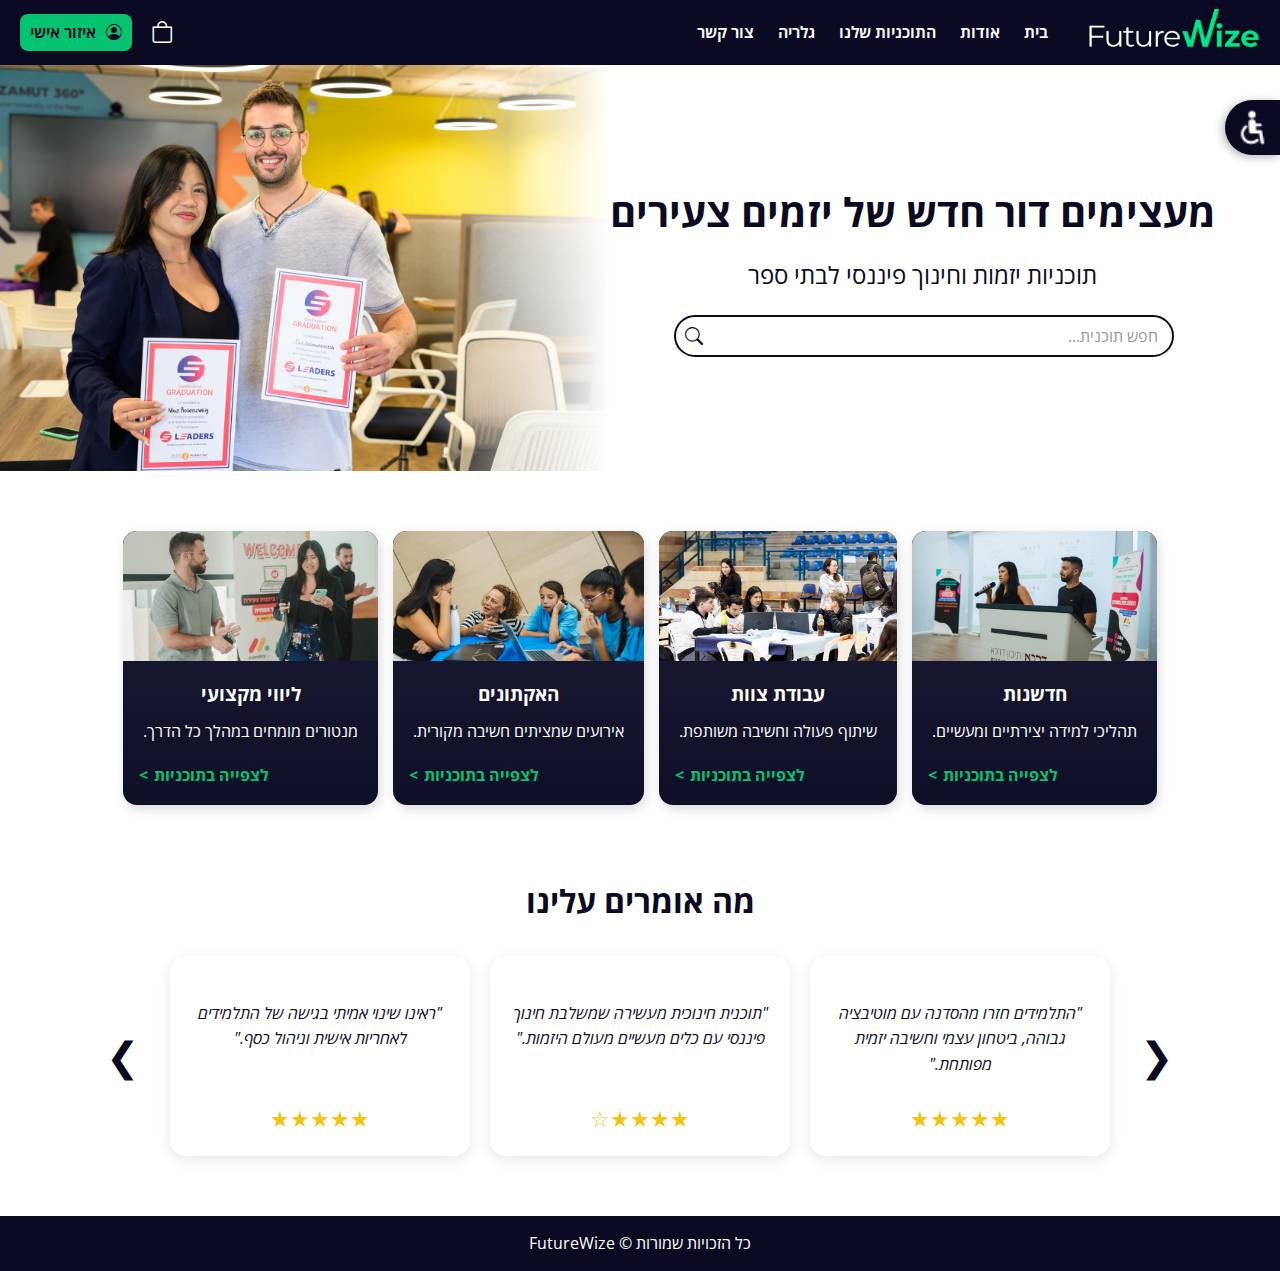
<file: index.html>
<!doctype html>
<html lang="he">
<head>
    <meta charset="UTF-8">
    <title>FutureWise | דף הבית</title>

    <!-- ייבוא גופנים -->
    <link href="https://fonts.googleapis.com/css2?family=Alef:wght@400;700&family=Heebo:wght@300;400;500;700&family=Open+Sans:wght@300;400;600;700&display=swap" rel="stylesheet">
    
    <!-- ייבוא אייקונים -->
    <link rel="stylesheet" href="https://cdn.jsdelivr.net/npm/bootstrap-icons@1.10.5/font/bootstrap-icons.css">
    
    <link rel="stylesheet" href="style.css">
</head>
<body>

<header>
    <div class="header-right">
        <div class="logo">
            <a href="index.html">
                <img src="images/logo.png" alt="FutureWise" class="logo-img">
            </a>
        </div>
        <nav>
            <a href="index.html">בית</a>
            <a href="about.html">אודות</a>
            <a href="products.html">התוכניות שלנו</a>
            <a href="gallery.html">גלריה</a>
            <a href="contact.html">צור קשר</a>
        </nav>
    </div>
    <div class="header-left">
        <a href="login.html" class="btn profile-btn">
            <i class="bi bi-person-circle"></i> איזור אישי
        </a>
        <a href="cart.html" class="btn cart-btn">
        <i class="bi bi-bag"></i>
        </a>
    </div>
</header>

<!-- סקשן תמונה + טקסט חצי עמוד -->
<section class="hero-section">
    <div class="hero-image">
        <img src="images/image10.jpeg" alt="תמונת החברה">
    </div>
    <div class="hero-text">
        <h1>מעצימים דור חדש של יזמים צעירים</h1>
        <p>תוכניות יזמות וחינוך פיננסי לבתי ספר</p>
        <!-- HERO SEARCH -->
    <form class="hero-search" action="search.html" method="GET">
    <input type="text" name="q" placeholder="חפש תוכנית...">
    <button type="submit" class="search-button">
        <i class="bi bi-search"></i>
    </button>
</form>

    </div>
</section>

<main class="container">

<section class="cards">
    <div class="card">
        <img src="images/image2.jpeg" alt="חדשנות" class="card-img">
        <h3>חדשנות</h3>
        <p>תהליכי למידה יצירתיים ומעשיים.</p>
        <a href="products.html" class="card-btn">לצפייה בתוכניות <span>&gt;</span></a>
    </div>

    <div class="card">
        <img src="images/image4.jpeg" alt="עבודת צוות" class="card-img">
        <h3>עבודת צוות</h3>
        <p>שיתוף פעולה וחשיבה משותפת.</p>
        <a href="products.html" class="card-btn">לצפייה בתוכניות <span>&gt;</span></a>
    </div>

    <div class="card">
        <img src="images/image3.jpeg" alt="האקתונים" class="card-img">
        <h3>האקתונים</h3>
        <p>אירועים שמציתים חשיבה מקורית.</p>
        <a href="products.html" class="card-btn">לצפייה בתוכניות <span>&gt;</span></a>
    </div>

    <div class="card">
        <img src="images/image5.jpeg" alt="ליווי מקצועי" class="card-img">
        <h3>ליווי מקצועי</h3>
        <p>מנטורים מומחים במהלך כל הדרך.</p>
        <a href="products.html" class="card-btn">לצפייה בתוכניות <span>&gt;</span></a>
    </div>
</section>


<!--ביקורות-->
<section class="testimonials">
  <h2>מה אומרים עלינו</h2>

  <div class="testimonial-container">
    <!-- Previous testimonials button -->
    <button id="prevBtn" class="arrow-btn">❮</button>

    <!-- Testimonials grid -->
    <div class="testimonials-grid" id="testimonialsGrid"></div>

    <!-- Next testimonials button -->
    <button id="nextBtn" class="arrow-btn">❯</button>
  </div>
</section>



</main>

<footer>
    כל הזכויות שמורות © FutureWize
</footer>


<script src="accessibility.js"></script>
<script src="scripts.js"></script>

</body>
</html>
</file>
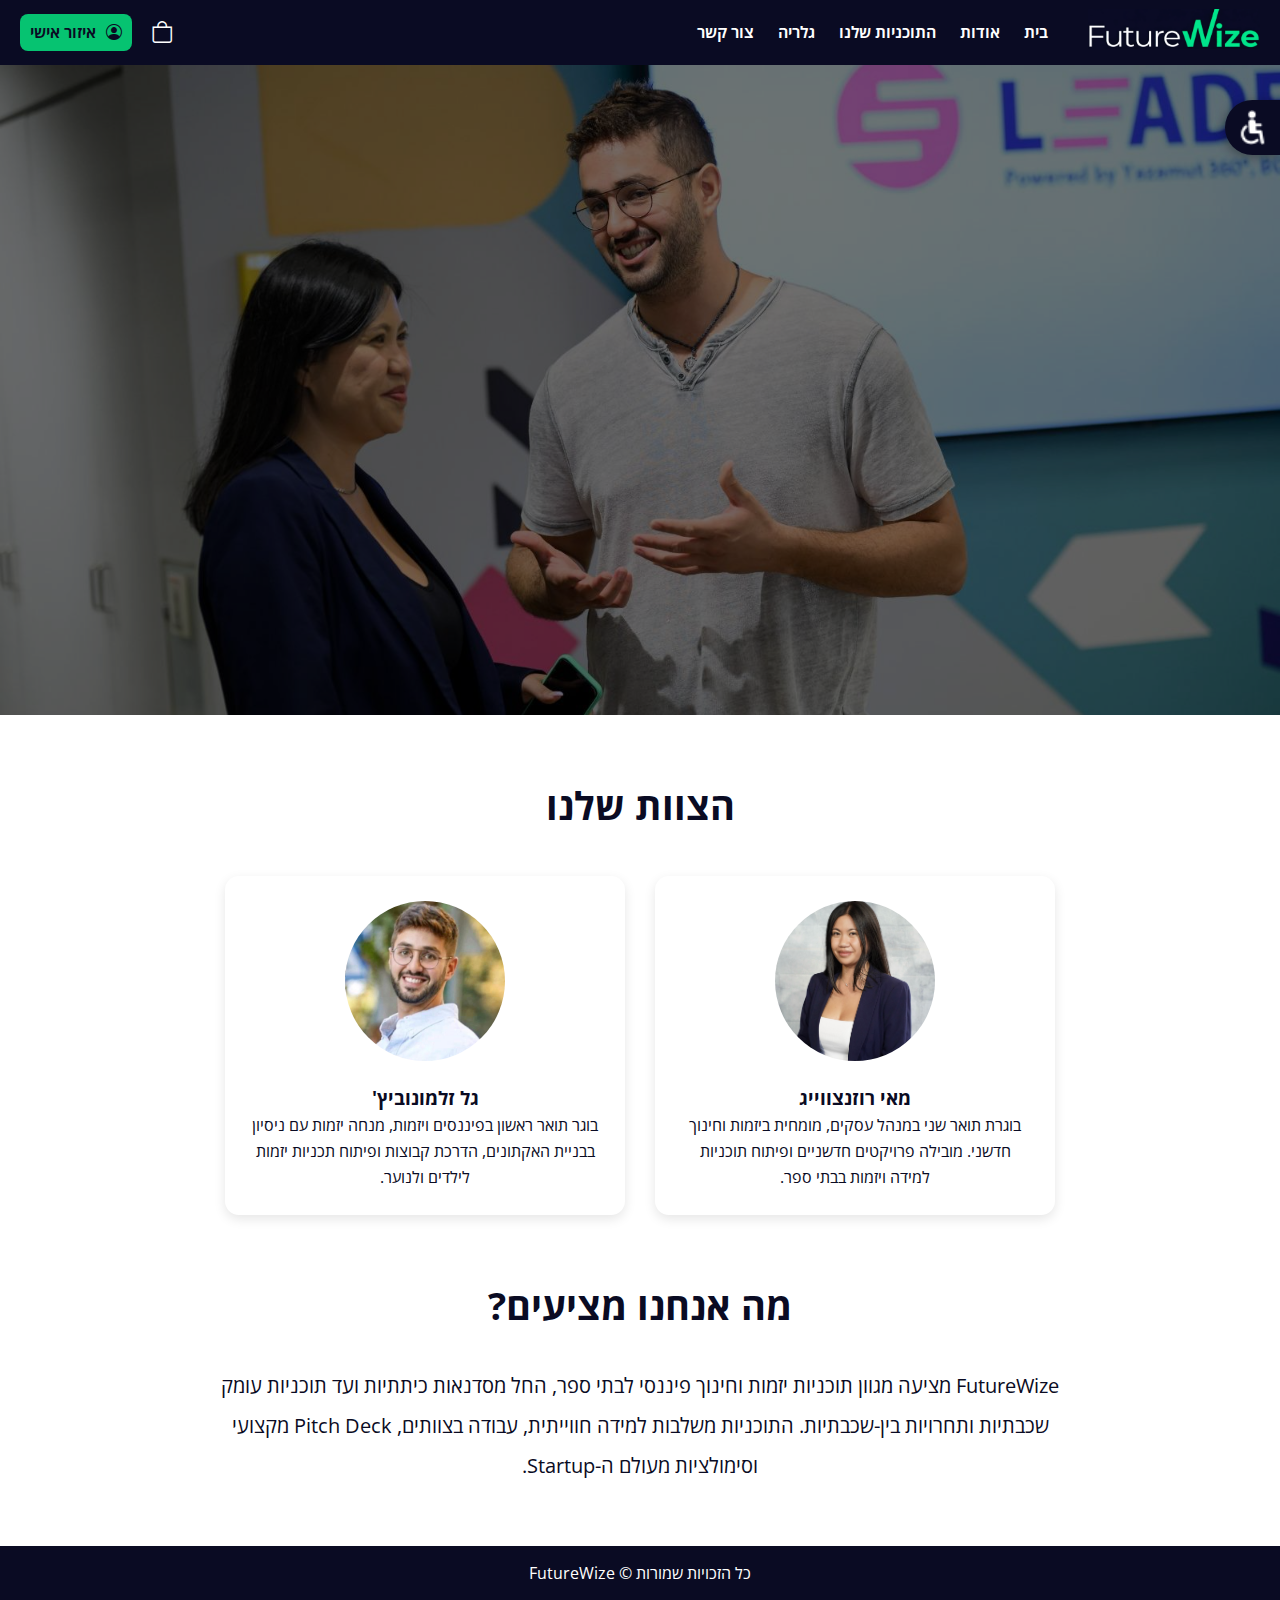
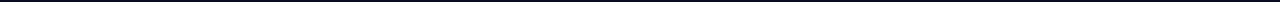
<file: about.html>
<!doctype html>
<html lang="he">
<head>
    <meta charset="UTF-8">
    <title>FutureWise | דף הבית</title>

    <!-- ייבוא גופנים -->
    <link href="https://fonts.googleapis.com/css2?family=Alef:wght@400;700&family=Heebo:wght@300;400;500;700&family=Open+Sans:wght@300;400;600;700&display=swap" rel="stylesheet">
    
    <!-- ייבוא אייקונים -->
    <link rel="stylesheet" href="https://cdn.jsdelivr.net/npm/bootstrap-icons@1.10.5/font/bootstrap-icons.css">
    
    <link rel="stylesheet" href="aboutStyle.css">
</head>
<body>

<header>
    <div class="header-right">
        <div class="logo">
            <a href="index.html">
                <img src="images/logo.png" alt="FutureWise" class="logo-img">
            </a>
        </div>
        <nav>
            <a href="index.html">בית</a>
            <a href="about.html">אודות</a>
            <a href="products.html">התוכניות שלנו</a>
            <a href="gallery.html">גלריה</a>
            <a href="contact.html">צור קשר</a>
        </nav>
    </div>
    <div class="header-left">
        <a href="login.html" class="btn profile-btn">
            <i class="bi bi-person-circle"></i> איזור אישי
        </a>
        <a href="cart.html" class="btn cart-btn">
        <i class="bi bi-bag"></i>
        </a>
    </div>
</header>


<!--ABOUT HERO-->
<!-- Hero section introducing the organization -->
<section class="about-hero">

    <!-- Section heading with fade-in animation -->
    <h2 class="fade-in">מי אנחנו?</h2>

    <!-- Short description explaining the mission and values -->
    <p class="fade-in-delay">
        אנו FutureWize, יוזמה חינוכית המקדמת תלמידים לחשוב ולפעול כמו יזמים,
        דרך שילוב של כלי AI, סימולציות, למידה חווייתית וכלים אינטראקטיביים
        שמקרבים את העולם האמיתי לכיתה.
    </p>
</section>

<!--TEAM SECTION-->
<!-- Section presenting the team members -->
<section class="team-section">

    <!-- Section title -->
    <h2>הצוות שלנו</h2>

    <!-- Grid container for team member cards -->
    <div class="team-grid">

        <!-- Team member: Mai -->
        <div class="team-card">
            <img src="./images/May.jpg"
                 alt="מאי רוזנצווייג"
                 class="team-img">

            <h3>מאי רוזנצווייג</h3>

            <!-- Team member description -->
            <p>
                בוגרת תואר שני במנהל עסקים, מומחית ביזמות וחינוך חדשני.
                מובילה פרויקטים חדשניים ופיתוח תוכניות למידה ויזמות בבתי ספר.
            </p>
        </div>

        <!-- Team member: Gal -->
        <div class="team-card">
            <img src="./images/Gal.jpg"
                 alt="גל זלמונוביץ'"
                 class="team-img">

            <h3>גל זלמונוביץ'</h3>

            <!-- Team member description -->
            <p>
                בוגר תואר ראשון בפיננסים ויזמות, מנחה יזמות עם ניסיון בבניית האקתונים,
                הדרכת קבוצות ופיתוח תכניות יזמות לילדים ולנוער.
            </p>
        </div>

    </div>
</section>


<!--OFFER SECTION-->
<!-- Section describing the programs and services offered -->
<section class="offer-section">

    <!-- Section title -->
    <h2>מה אנחנו מציעים?</h2>

    <!-- Detailed description of the educational offerings -->
    <p>
        FutureWize מציעה מגוון תוכניות יזמות וחינוך פיננסי לבתי ספר,
        החל מסדנאות כיתתיות ועד תוכניות עומק שכבתיות ותחרויות בין-שכבתיות.
        התוכניות משלבות למידה חווייתית, עבודה בצוותים, Pitch Deck מקצועי
        וסימולציות מעולם ה-Startup.
    </p>
</section>



<!--FOOTER-->
<footer>
    כל הזכויות שמורות © FutureWize
</footer>

<!-- Authentication script handling login state and UI updates -->
<script src="scripts.js"></script>

<script src="accessibility.js"></script>

</body>
</html>
</file>
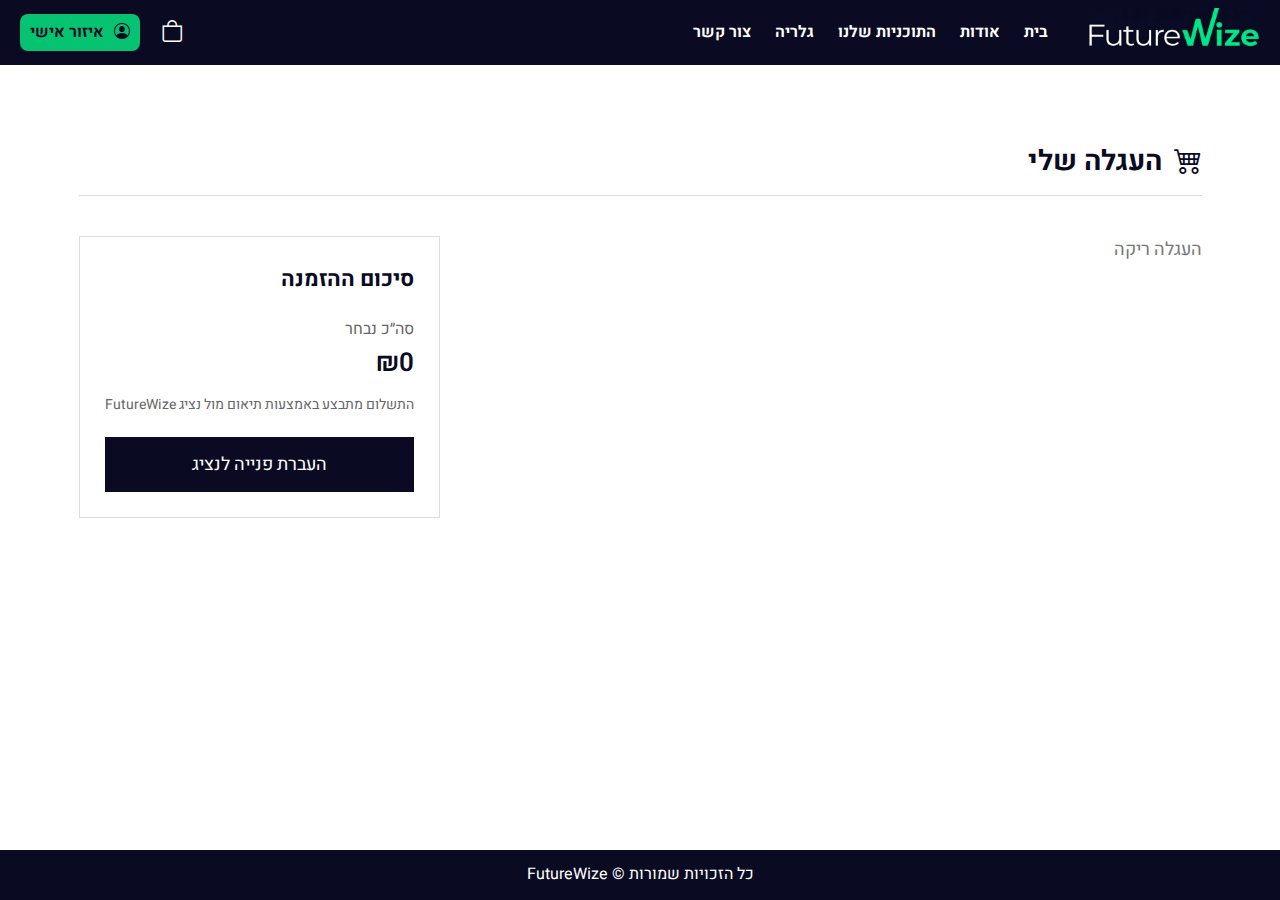
<file: cart.html>
<!DOCTYPE html>
<html lang="he" dir="rtl">
<head>
    <meta charset="UTF-8">
    <title>FutureWize – העגלה שלי</title>

    <link rel="stylesheet" href="cartStyle.css">

    <!-- ייבוא גופנים -->
    <link href="https://fonts.googleapis.com/css2?family=Alef:wght@400;700&family=Heebo:wght@300;400;500;700&family=Open+Sans:wght@300;400;600;700&display=swap" rel="stylesheet">

    <!-- Bootstrap Icons -->
    <link rel="stylesheet" href="https://cdn.jsdelivr.net/npm/bootstrap-icons@1.11.1/font/bootstrap-icons.css">
</head>

<body>


<!--סרגל כלים-->
<header>
    <div class="header-right">
        <div class="logo">
            <a href="index.html">
                <img src="images/logo.png" alt="FutureWise" class="logo-img">
            </a>
        </div>
        <nav>
            <a href="index.html">בית</a>
            <a href="about.html">אודות</a>
            <a href="products.html">התוכניות שלנו</a>
            <a href="gallery.html">גלריה</a>
            <a href="contact.html">צור קשר</a>
        </nav>
    </div>
    <div class="header-left">
        <a href="login.html" class="btn profile-btn">
            <i class="bi bi-person-circle"></i> איזור אישי
        </a>
        <a href="cart.html" class="btn cart-btn">
        <i class="bi bi-bag"></i>
        </a>
    </div>
</header>

<!-- ========================== -->
<!--           CART PAGE        -->
<!-- ========================== -->

<main class="cart-page">

    <h1 class="cart-title">
        <i class="bi bi-cart4 cart-icon"></i>
        העגלה שלי
    </h1>

    <section class="cart-layout">

        <!-- LEFT: CART ITEMS -->
        <section class="cart-items" id="cartItems"></section>

        <!-- RIGHT: SUMMARY -->
        <aside class="cart-summary">
            <h2 class="summary-title">סיכום ההזמנה</h2>

            <p class="summary-label">סה״כ נבחר</p>
            <p class="summary-total" id="totalPrice">₪0</p>

            <p class="summary-note">
                התשלום מתבצע באמצעות תיאום מול נציג FutureWize
            </p>

            <button class="checkout-btn" onclick="contactRepresentative()">
                העברת פנייה לנציג
            </button>
        </aside>

    </section>

</main>

<!-- ========================== -->
<!--           FOOTER           -->
<!-- ========================== -->

<footer>
    כל הזכויות שמורות © FutureWize
</footer>

<script src="scripts.js"></script>

</body>
</html>
</file>
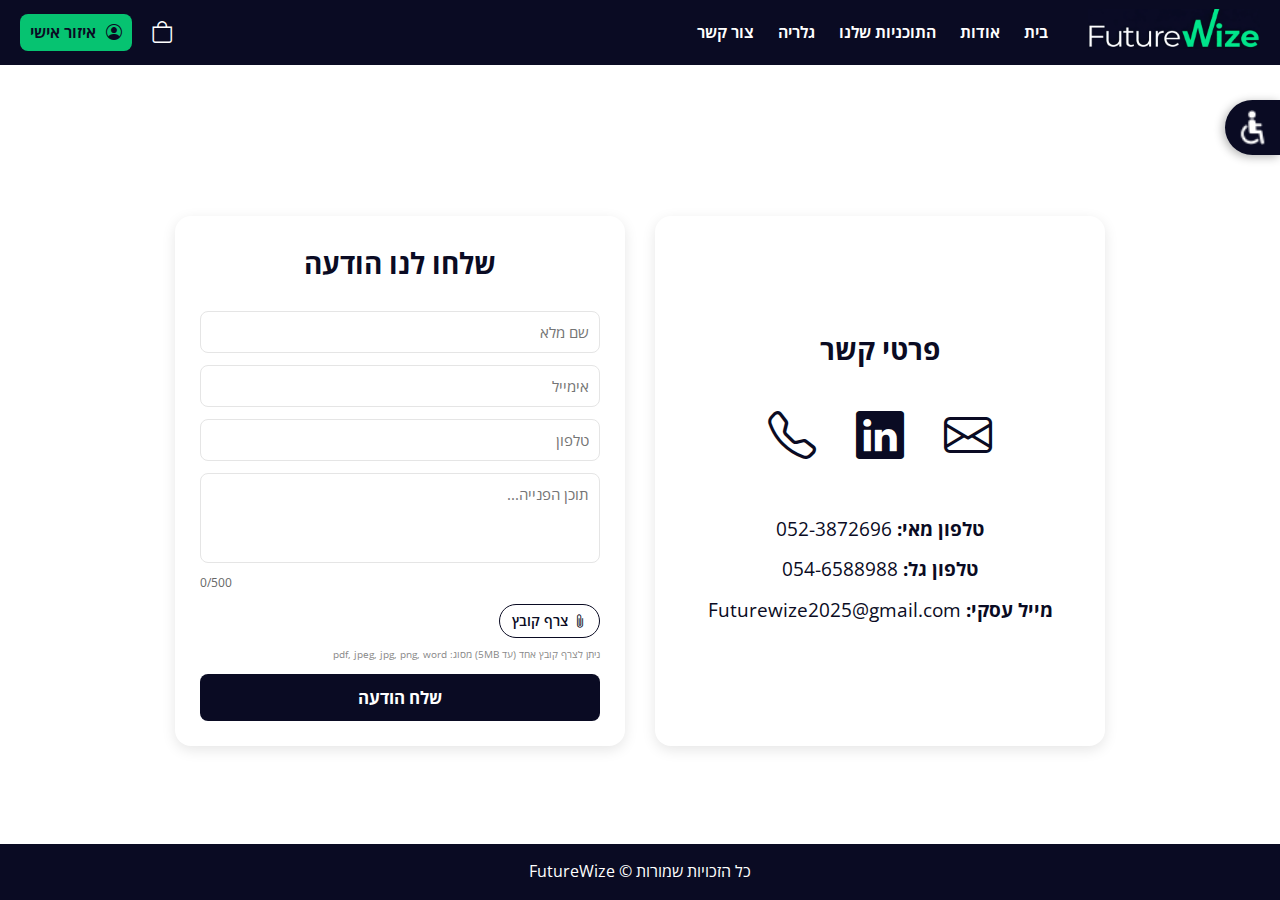
<file: contact.html>
<!doctype html>
<html lang="he" dir="rtl">
<head>
    <meta charset="UTF-8">
    <title>FutureWise | צור קשר</title>
    <link href="https://fonts.googleapis.com/css2?family=Alef:wght@400;700&family=Heebo:wght@300;400;500;700&family=Open+Sans:wght@300;400;600;700&display=swap" rel="stylesheet">
    <link rel="stylesheet" href="https://cdn.jsdelivr.net/npm/bootstrap-icons@1.10.5/font/bootstrap-icons.css">
    <link rel="stylesheet" href="contactStyle.css">
</head>
<body>

<header>
    <div class="header-right">
        <div class="logo">
            <a href="index.html">
                <img src="images/logo.png" alt="FutureWise" class="logo-img">
            </a>
        </div>
        <nav>
            <a href="index.html">בית</a>
            <a href="about.html">אודות</a>
            <a href="products.html">התוכניות שלנו</a>
            <a href="gallery.html">גלריה</a>
            <a href="contact.html">צור קשר</a>
        </nav>
    </div>
    <div class="header-left">
        <a href="login.html" class="btn profile-btn">
            <i class="bi bi-person-circle"></i> איזור אישי
        </a>
        <a href="cart.html" class="btn cart-btn">
        <i class="bi bi-bag"></i>
        </a>
    </div>
</header>

<main class="container">
    <section class="contact-header">
        <h1 class="fade-in">נשמח לעמוד לרשותכם בכל פנייה</h1>
    </section>

    <section class="contact-main-layout">
        <div class="contact-side-info">
            <div class="contact-card unified-contact">
                <h2>פרטי קשר</h2>
                <div class="contact-icons">
                    <a href="https://mail.google.com/mail/?view=cm&fs=1&to=Futurewize2025@gmail.com" target="_blank">
                        <i class="bi bi-envelope contact-icon"></i>
                    </a>
                    <a href="https://www.linkedin.com/in/may-rosenzweig-5539611b1/" target="_blank">
                        <i class="bi bi-linkedin contact-icon"></i>
                    </a>
                    <a href="tel:052-3872696">
                        <i class="bi bi-telephone contact-icon"></i>
                    </a>
                </div>
                <div class="contact-details">
                    <p><strong>טלפון מאי:</strong> 052-3872696</p>
                    <p><strong>טלפון גל:</strong> 054-6588988</p>
                    <p><strong>מייל עסקי:</strong> Futurewize2025@gmail.com</p>
                </div>
            </div>
        </div>

        <div class="contact-side-form">
            <form id="contactForm" class="contact-card">
                <h2>שלחו לנו הודעה</h2>
                <div class="form-group">
                    <input type="text" id="name" name="name" placeholder="שם מלא" required>
                </div>
                <div class="form-group">
                    <input type="text" id="email" name="email" placeholder="אימייל" required>
                </div>
                <div class="form-group">
                    <input type="tel" id="phone" name="phone" placeholder="טלפון">
                </div>
                <div class="form-group">
                    <textarea id="message" name="message" rows="4" placeholder="תוכן הפנייה..." required></textarea>
                    <div id="charCounter" class="char-counter">0/500</div>
                </div>

                <div class="form-group file-upload-wrapper">
                    <label for="file-upload" class="file-label">
                        <i class="bi bi-paperclip"></i> צרף קובץ
                    </label>
                    <span class="file-instruction">ניתן לצרף קובץ אחד (עד 5MB) מסוג: pdf, jpeg, jpg, png, word</span>
                    <input type="file" id="file-upload" name="attachment" accept=".pdf,.doc,.docx,.jpg,.jpeg,.png" style="display: none;">
                    
                    <div id="file-status-container" class="file-status" style="display: none;">
                        <span id="file-name-display" class="file-name-text"></span>
                        <button type="button" id="remove-file-btn" class="remove-file-btn" title="הסר קובץ">&times;</button>
                    </div>
                </div>

                <button type="submit" class="submit-btn">שלח הודעה</button>
            </form>
        </div>
    </section>
</main>

<footer>
    כל הזכויות שמורות © FutureWize
</footer>

<script src="scripts.js"></script> 
<script src="accessibility.js"></script>
</body>
</html>
</file>
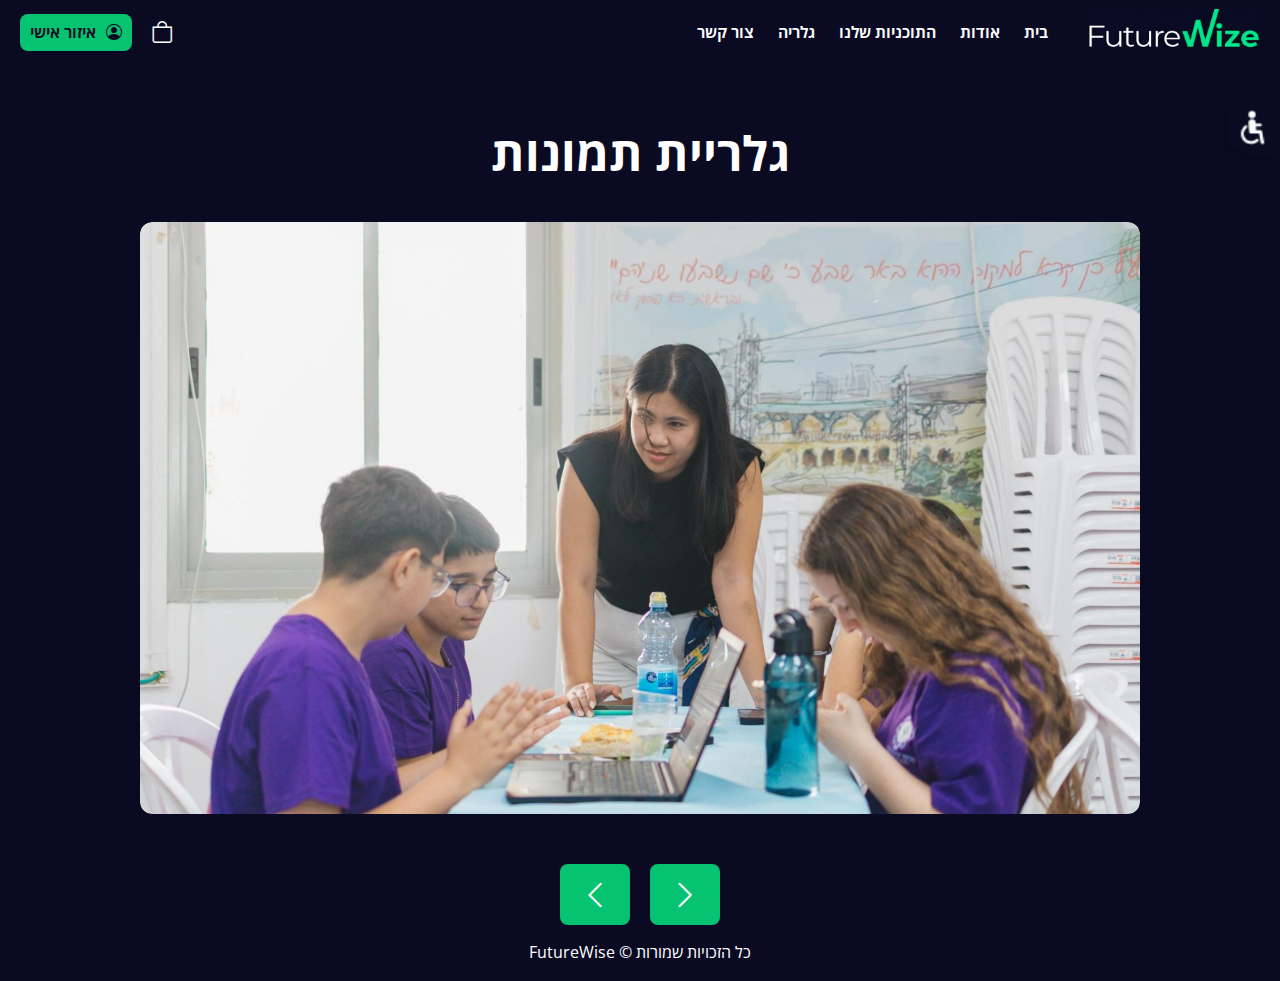
<file: gallery.html>
<!doctype html>
<html lang="he">
<head>
    <meta charset="UTF-8">
    <title>FutureWise | גלריה</title>

    <!-- גופנים -->
    <link href="https://fonts.googleapis.com/css2?family=Alef:wght@400;700&family=Heebo:wght@300;400;500;700&family=Open+Sans:wght@300;400;600;700&display=swap" rel="stylesheet">
    
    <!-- אייקונים -->
    <link rel="stylesheet" href="https://cdn.jsdelivr.net/npm/bootstrap-icons@1.10.5/font/bootstrap-icons.css">

    <!-- CSS עמוד הבית -->
    <link rel="stylesheet" href="style.css">
    
    <!-- CSS גלריה -->
    <link rel="stylesheet" href="galleryStyle.css">
</head>
<body>

<header>
    <div class="header-right">
        <div class="logo">
            <a href="index.html">
                <img src="images/logo.png" alt="FutureWise" class="logo-img">
            </a>
        </div>
        <nav>
            <a href="index.html">בית</a>
            <a href="about.html">אודות</a>
            <a href="products.html">התוכניות שלנו</a>
            <a href="gallery.html">גלריה</a>
            <a href="contact.html">צור קשר</a>
        </nav>
    </div>
    <div class="header-left">
        <a href="login.html" class="btn profile-btn">
            <i class="bi bi-person-circle"></i> איזור אישי
        </a>
        <a href="cart.html" class="btn cart-btn">
        <i class="bi bi-bag"></i>
        </a>
    </div>
</header>

<main class="gallery-container">
    <h1 class="gallery-title">גלריית תמונות</h1>
    <div class="carousel">
    </div>
    <div class="carousel-nav">
        <button class="carousel-btn next">
            <i class="bi bi-chevron-right"></i>
        </button>
        <button class="carousel-btn prev">
            <i class="bi bi-chevron-left"></i>
        </button>
    </div>
</main>

<script>
    const slides = document.querySelectorAll('.carousel img');
    const prev = document.querySelector('.carousel-btn.prev');
    const next = document.querySelector('.carousel-btn.next');
    let current = 0;

    function showSlide(index) {
        slides.forEach((img, i) => {
            img.classList.remove('active');
            if(i === index) img.classList.add('active');
        });
    }

    prev.addEventListener('click', () => {
        current = (current - 1 + slides.length) % slides.length;
        showSlide(current);
    });

    next.addEventListener('click', () => {
        current = (current + 1) % slides.length;
        showSlide(current);
    });
</script>

<footer>
    כל הזכויות שמורות © FutureWise
</footer>

<script src="accessibility.js"></script>
<script src="scripts.js"></script>

</body>
</html>
</file>
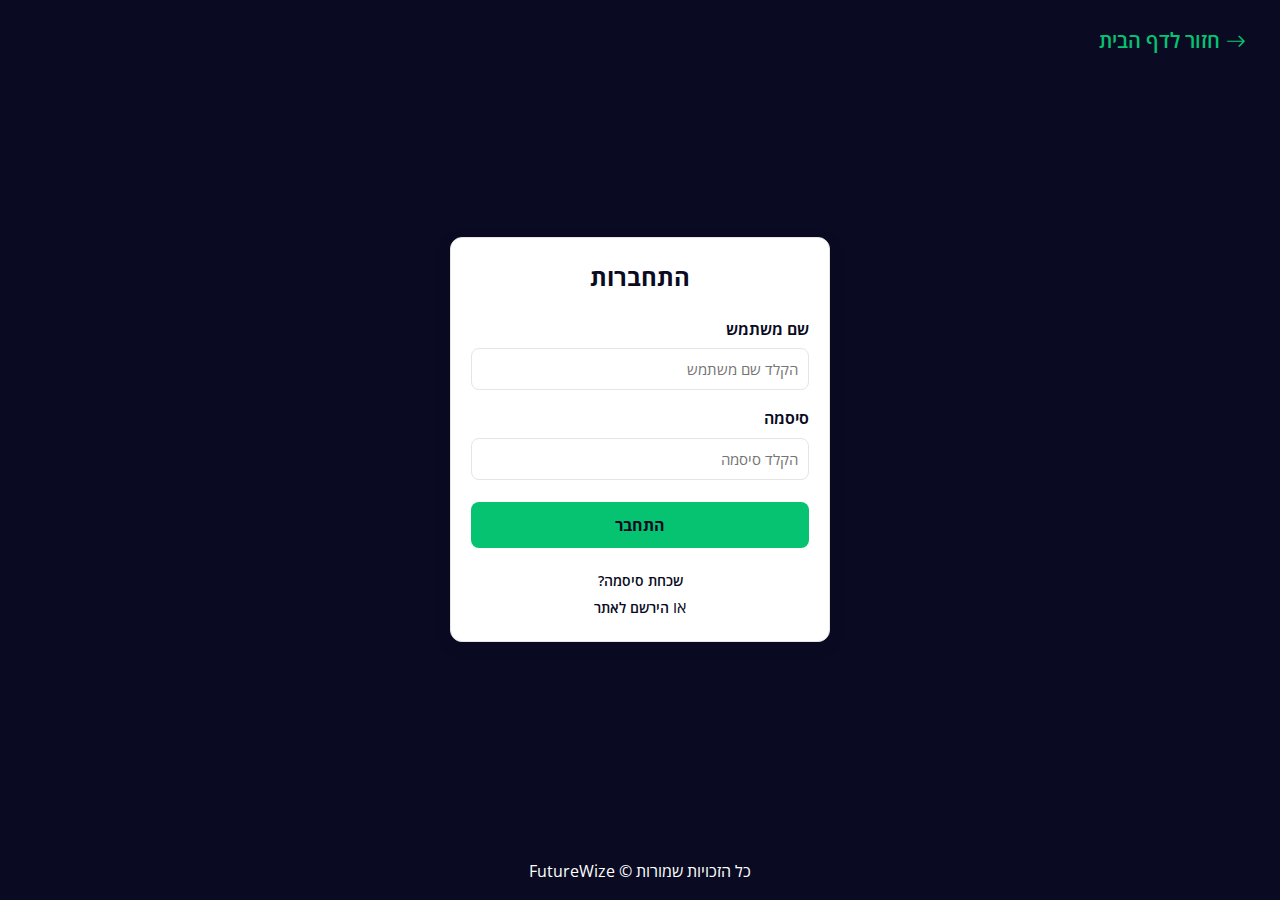
<file: login.html>
<!doctype html>
<html lang="he" dir="rtl">
<head>
    <meta charset="UTF-8">
    <title>FutureWise | התחברות</title>

    <!-- ייבוא גופנים -->
    <link href="https://fonts.googleapis.com/css2?family=Alef:wght@400;700&family=Heebo:wght@300;400;500;700&family=Open+Sans:wght@300;400;600;700&display=swap" rel="stylesheet">

    <!-- אייקונים של Bootstrap -->
    <link rel="stylesheet" href="https://cdn.jsdelivr.net/npm/bootstrap-icons@1.10.5/font/bootstrap-icons.css">

    <!-- קובץ CSS הראשי של האתר -->
    <link rel="stylesheet" href="style.css">

    <!-- קובץ ה-CSS של דף ההתחברות -->
    <link rel="stylesheet" href="loginStyle.css">
</head>

<body>

<!-- כפתור חזרה לדף הבית -->
<a href="index.html" class="back-home">
    <i class="bi bi-arrow-right"></i>
    חזור לדף הבית
</a>

<!-- קונטיינר התחברות -->
<div class="login-wrapper">
    <div class="login-container">
        <h2>התחברות</h2>

        <form action="profile.html" method="POST">
            <label for="username">שם משתמש</label>
            <input type="text" id="username" name="username" placeholder="הקלד שם משתמש" required>

            <label for="password">סיסמה</label>
            <input type="password" id="password" name="password" placeholder="הקלד סיסמה" required>

            <button type="submit" class="login-btn">התחבר</button>
        </form>

        <div class="login-links">
            <a href="#" class="forgot-password">שכחת סיסמה?</a>
            <br>
            או <a href="register.html" class="register-link">הירשם לאתר</a>
        </div>
    </div>
</div>

<footer>
    כל הזכויות שמורות © FutureWize
</footer>

</body>

</html>
</file>
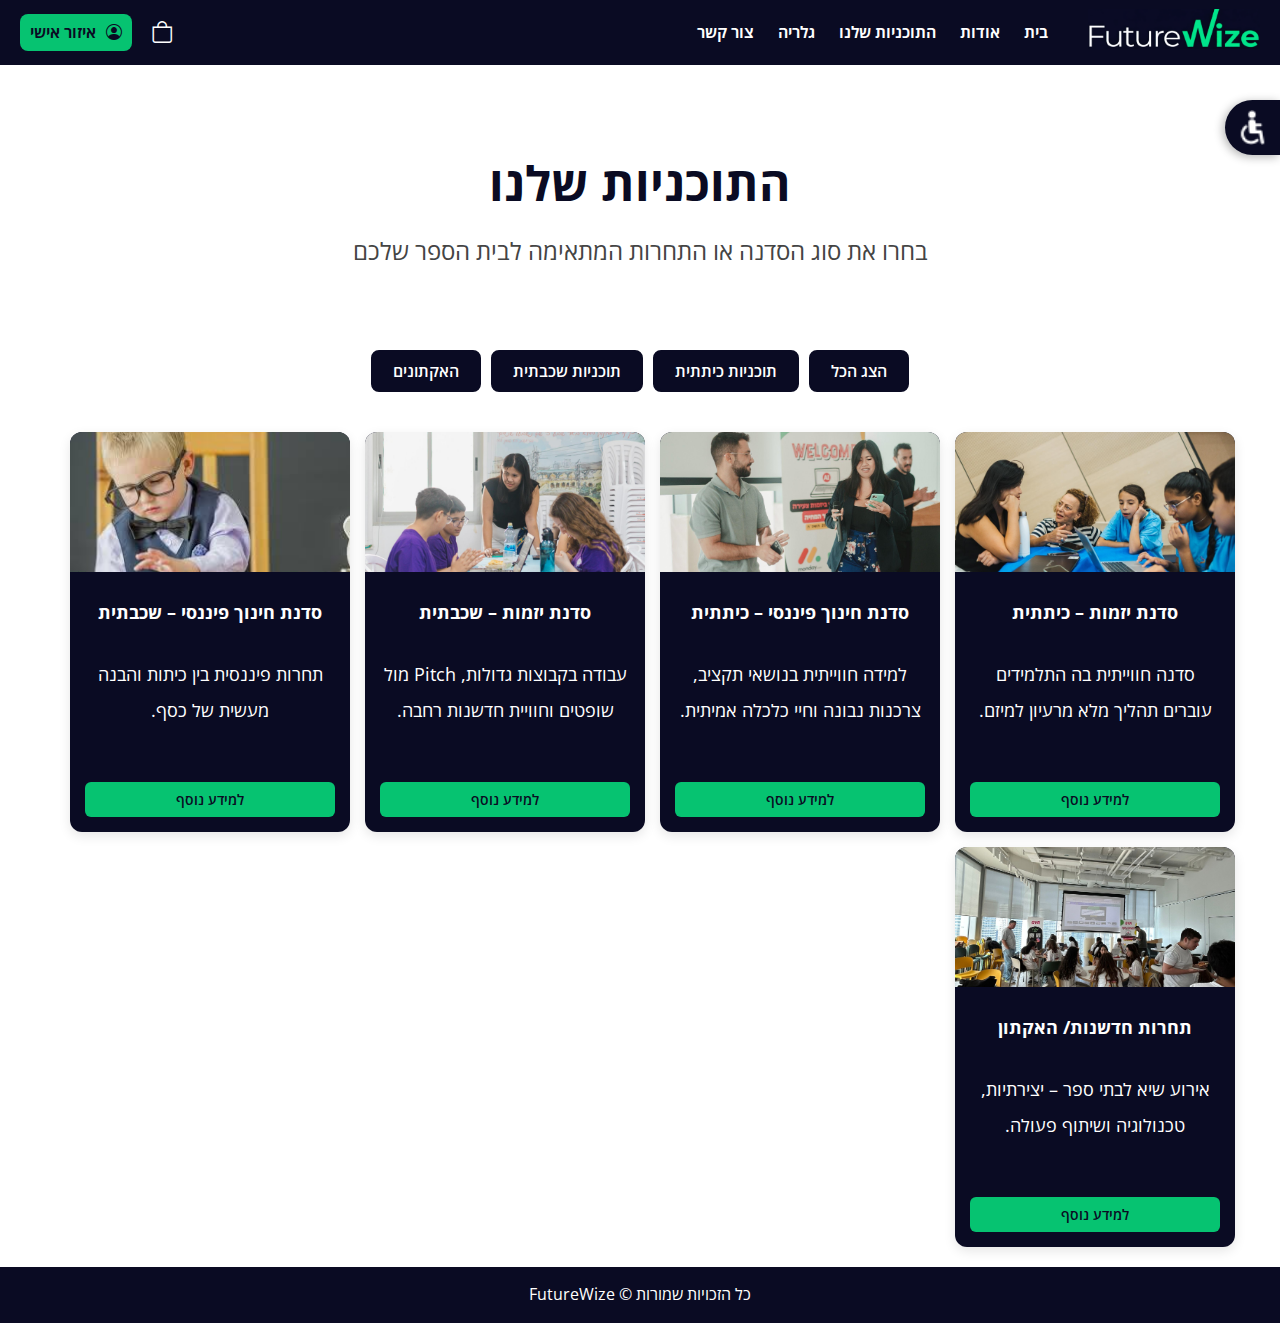
<file: products.html>
<!DOCTYPE html>
<html lang="he" dir="rtl">
<head>
    <meta charset="UTF-8">
    <title>FutureWize - תוכניות</title>

    <link href="https://fonts.googleapis.com/css2?family=Alef:wght@400;700&family=Heebo:wght@300;400;500;700&family=Open+Sans:wght@300;400;600;700&display=swap" rel="stylesheet">
    <link rel="stylesheet" href="https://cdn.jsdelivr.net/npm/bootstrap-icons@1.10.5/font/bootstrap-icons.css">
    <link rel="stylesheet" href="productsStyle.css">
</head>

<body>


<!-- סרגל כלים -->
<header>
    <div class="header-right">
        <div class="logo">
            <a href="index.html">
                <img src="images/logo.png" alt="FutureWise" class="logo-img">
            </a>
        </div>
        <nav>
            <a href="index.html">בית</a>
            <a href="about.html">אודות</a>
            <a href="products.html">התוכניות שלנו</a>
            <a href="gallery.html">גלריה</a>
            <a href="contact.html">צור קשר</a>
        </nav>
    </div>
    <div class="header-left">
        <a href="login.html" class="btn profile-btn">
            <i class="bi bi-person-circle"></i> איזור אישי
        </a>
        <a href="cart.html" class="btn cart-btn">
        <i class="bi bi-bag"></i>
        </a>
    </div>
</header>

<section class="hero" style="padding: 80px 20px; text-align: center;">
    <h1>התוכניות שלנו</h1>
    <p>בחרו את סוג הסדנה או התחרות המתאימה לבית הספר שלכם</p>
</section>


<div class="products-wrapper">
    <!-- כפתורי סינון קטגוריות -->
    <div class="filter-buttons" style="text-align:center; margin-bottom:20px;">
        <button class="filter-btn" data-filter="all">הצג הכל</button>
        <button class="filter-btn" data-filter="class">תוכניות כיתתית</button>
        <button class="filter-btn" data-filter="grade">תוכניות שכבתית</button>
        <button class="filter-btn" data-filter="hackathon">האקתונים</button>
    </div>

    <div class="products-grid" id="productsGrid">
                
    <div class="product-card" data-category="class">
        <img src="./images/image3.jpeg" alt="סדנת יזמות כיתתית" class="program-img">
        <div class="card-content" 
                data-name="סדנת יזמות – כיתתית" 
                data-info="משך הסדנה: 3 שעות&#10;מספר משתתפים מקסימלי: עד 30&#10;מתאים לכיתות: ז׳–ט׳&#10;עלות: 2,000 ש״ח&#10;&#10;סדנה חווייתית בה התלמידים נחשפים לעולם היזמות דרך עבודה קבוצתית וחשיבה יצירתית.&#10;התלמידים לומדים לזהות בעיות מהעולם האמיתי ולהציע להן פתרונות חדשניים.">
            <h3>סדנת יזמות – כיתתית</h3>
            <p class="initial-text">סדנה חווייתית בה התלמידים עוברים תהליך מלא מרעיון למיזם.</p>
            <button class="more-info-btn" type="button">למידע נוסף</button>
        </div>
    </div>

    <div class="product-card" data-category="class">
        <img src="./images/image5.jpeg" alt="סדנת חינוך פיננסי כיתתית" class="program-img">
        <div class="card-content" 
                data-name="סדנת חינוך פיננסי – כיתתית" 
                data-info="משך הסדנה: 3 שעות&#10;מספר משתתפים מקסימלי: עד 30&#10;מתאים לכיתות: ז׳–ט׳&#10;עלות: 2,000 ש״ח&#10;&#10;סדנה מעשית המעניקה לתלמידים כלים בסיסיים לניהול כסף וקבלת החלטות כלכליות.&#10;הלמידה מתבצעת באמצעות סימולציות ודוגמאות מחיי היום־יום.">
            <h3>סדנת חינוך פיננסי – כיתתית</h3>
            <p class="initial-text">למידה חווייתית בנושאי תקציב, צרכנות נבונה וחיי כלכלה אמיתית.</p>
            <button class="more-info-btn" type="button">למידע נוסף</button>
        </div>
    </div>

    <div class="product-card" data-category="grade">
        <img src="./images/image1.jpeg" alt="סדנת יזמות שכבתית" class="program-img">
        <div class="card-content" 
                data-name="סדנת יזמות – שכבתית" 
                data-info="משך הסדנה: כ־4 שעות&#10;מספר משתתפים מקסימלי: עד 120&#10;מתאים לכיתות: ח׳–י׳&#10;עלות: 6,000 ש״ח&#10;&#10;פעילות יזמות רחבה לשכבה שלמה הכוללת עבודה בצוותים, פיתוח רעיונות ותרגול הצגה.&#10;הסדנה מעודדת עבודת צוות, מנהיגות וחשיבה מחוץ לקופסה.">
            <h3>סדנת יזמות – שכבתית</h3>
            <p class="initial-text">עבודה בקבוצות גדולות, Pitch מול שופטים וחוויית חדשנות רחבה.</p>
            <button class="more-info-btn" type="button">למידע נוסף</button>
        </div>
    </div>

    <div class="product-card" data-category="grade">
        <img src="./example images/תמונת ילד מחשבון.jpeg" alt="סדנת חינוך פיננסי שכבתית" class="program-img">
        <div class="card-content" 
                data-name="סדנת חינוך פיננסי – שכבתית" 
                data-info="משך הסדנה: כ־4 שעות&#10;מספר משתתפים מקסימלי: עד 120&#10;מתאים לכיתות: ח׳–י׳&#10;עלות: 6,000 ש״ח&#10;&#10;סדנה אינטראקטיבית המשלבת משחקים ותחרויות בין כיתות בנושאי כלכלה וכסף.&#10;התלמידים לומדים על אחריות כלכלית, תכנון לטווח ארוך ועבודת צוות.">
            <h3>סדנת חינוך פיננסי – שכבתית</h3>
            <p class="initial-text">תחרות פיננסית בין כיתות והבנה מעשית של כסף.</p>
            <button class="more-info-btn" type="button">למידע נוסף</button>
        </div>
    </div>

    <div class="product-card" data-category="hackathon">
        <img src="./images/image8.jpeg" alt="האקתון חדשנות" class="program-img">
        <div class="card-content" 
                data-name="תחרות חדשנות/ האקתון" 
                data-info="משך הסדנה: יום מלא&#10;מספר משתתפים מקסימלי: עד 150&#10;מתאים לכיתות: ט׳–י״ב&#10;עלות: 10,000 ש״ח&#10;&#10;אירוע שיא חווייתי בו תלמידים עובדים בצוותים על פיתוח רעיונות חדשניים בזמן מוגבל.&#10;הפעילות כוללת ליווי מקצועי והצגת פתרונות בפני צוות שופטים.">
            <h3>תחרות חדשנות/ האקתון</h3>
            <p class="initial-text">אירוע שיא לבתי ספר – יצירתיות, טכנולוגיה ושיתוף פעולה.</p>
            <button class="more-info-btn" type="button">למידע נוסף</button>
        </div>
    </div>

    </div>
</div>


<!-- Footer -->
<footer>
    כל הזכויות שמורות © FutureWize
</footer>


<script src="accessibility.js"></script>
<script src="scripts.js"></script>

</body>
</html>
</file>
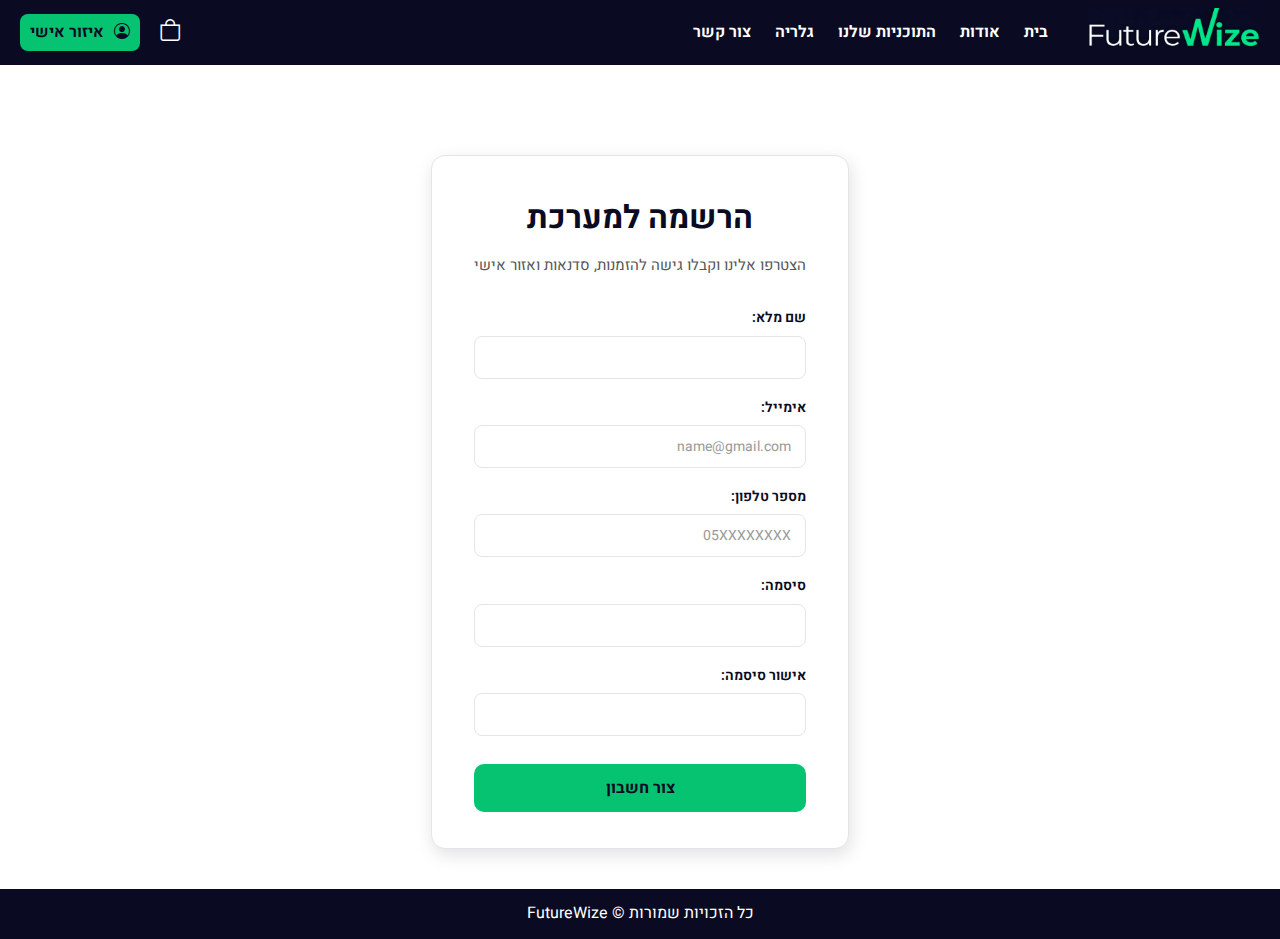
<file: register.html>
<!DOCTYPE html>
<html lang="he" dir="rtl">
<head>
  <meta charset="UTF-8">

  <!-- Enables responsive layout on different screen sizes -->
  <meta name="viewport" content="width=device-width, initial-scale=1.0">

  <!-- Page title -->
  <title>הרשמה | FutureWize</title>

  <!-- Fonts -->
  <link href="https://fonts.googleapis.com/css2?family=Heebo:wght@400;500;600;700&display=swap" rel="stylesheet">

  <!-- Main stylesheet -->
  <link rel="stylesheet" href="registerStyle.css">

  <!-- Bootstrap -->
  <link rel="stylesheet" href="https://cdn.jsdelivr.net/npm/bootstrap-icons@1.11.3/font/bootstrap-icons.css">

</head>

<body>

<header>
    <div class="header-right">
        <div class="logo">
            <a href="index.html">
                <img src="images/logo.png" alt="FutureWise" class="logo-img">
            </a>
        </div>
        <nav>
            <a href="index.html">בית</a>
            <a href="about.html">אודות</a>
            <a href="products.html">התוכניות שלנו</a>
            <a href="gallery.html">גלריה</a>
            <a href="contact.html">צור קשר</a>
        </nav>
    </div>
    <div class="header-left">
        <a href="login.html" class="btn profile-btn">
            <i class="bi bi-person-circle"></i> איזור אישי
        </a>
        <a href="cart.html" class="btn cart-btn">
        <i class="bi bi-bag"></i>
        </a>
    </div>
</header>


<!--REGISTER FORM-->

<!-- Registration form container -->
<section class="form-container">

  <!-- Page heading -->
  <h1>הרשמה למערכת</h1>
  <p>הצטרפו אלינו וקבלו גישה להזמנות, סדנאות ואזור אישי</p>

  <form class="register-form" id="registerForm" novalidate>

    <!-- Full name input -->
    <label for="fullname">שם מלא:</label>
    <input type="text" id="fullname" required>

    <!-- Email input -->
    <label for="email">אימייל:</label>
    <input type="text"
           id="email"
           placeholder="name@gmail.com"
           required>

    <!-- Phone number input -->
    <label for="phone">מספר טלפון:</label>
    <input type="text"
           id="phone"
           placeholder="05XXXXXXXX"
           required>

    <!-- Password input -->
    <label for="password">סיסמה:</label>
    <input type="password" id="password" required>

    <!-- Password confirmation -->
    <label for="password2">אישור סיסמה:</label>
    <input type="password" id="password2" required>

    <!-- Form submission button -->
    <button type="submit" class="btn">צור חשבון</button>

  </form>

</section>


<!--FOOTER-->

<footer>
    כל הזכויות שמורות © FutureWize
</footer>

<script src="scripts.js"></script>

</body>
</html>
</file>
<file: cartStyle.css>
/* ------- COLOR PALETTE ------- */
:root {
    --primary: #0A0B23;
    --accent: #06c371;
    --bg: #FFFFFF;
    --text: #0A0B23;
    --card: #FFFFFF;
    --border: #E5E5E5;
}

/* ------- RESET ------- */
* {
    box-sizing: border-box;
    margin: 0;
    padding: 0;
    direction: rtl;
    font-family: 'Heebo';
}

/* ------- GLOBAL ------- */
html, body {
    height: 100%;
    margin: 0;
}

body {
    background: var(--bg);
    color: var(--text);
    line-height: 1.6;
    display: flex;
    flex-direction: column;
    min-height: 100vh;
    padding-top: 60px;
}

main.container {
    flex: 1;
    margin-top: 20px;
}

.container {
    max-width: 1100px;
    margin: auto;
    padding: 20px;
}

/* ------- HEADER ------- */
header {
    display: flex;
    align-items: center;
    justify-content: space-between;
    height: 65px;
    padding: 0 20px;
    background: var(--primary);
    position: fixed;
    top: 0;
    left: 0;
    width: 100%;
    z-index: 1000;
}

.header-right {
    display: flex;
    align-items: center;
    gap: 40px;
}

.header-left {
    display: flex;
    flex-direction: row-reverse;
}

/* כפתור איזור אישי */
.profile-btn {
    display: flex;
    align-items: center;
    gap: 10px;
    padding: 6px 10px;
    border-radius: 8px;
    text-decoration: none;
    font-weight: 650;
    background: var(--accent);
    color: var(--primary);
    transition: 0.2s ease;
}

.profile-btn:hover {
    background: white;
    color: var(--accent);
}

/* כפתור עגלת קניות */
.cart-btn i {
    color: white;
    font-size: 22px;
    margin-left: 21px;
    position: relative;
    top: 1.2px;
}

.cart-btn:hover {
    transform: scale(1.1);
    box-shadow: 0 4px 12px rgba(0,0,0,0.2);
}

nav a {
    color: white;
    margin-left: 20px;
    text-decoration: none;
    font-weight: 650;
    transition: 0.2s ease;
}

nav a:hover {
    color: var(--accent);
}

.logo {
    display: flex;
    align-items: center;
}

.logo-img {
    height: 40px;
    width: auto;
}

.cart-page {
    max-width: 1200px;
    margin: 80px auto;
    padding: 0 20px;
}

/* Title */
.cart-title {
    display: flex;
    align-items: center;
    gap: 12px;
    font-size: 28px;
    margin-bottom: 40px;
    border-bottom: 1px solid #ddd;
    padding-bottom: 10px;
}

/* Cart icon */
.cart-icon {
    font-size: 28px;
    color: var(--primary);
}

/* Layout */
.cart-layout {
    display: grid;
    grid-template-columns: 2fr 1fr;
    gap: 40px;
}

/* ============================= */
/*          LEFT SIDE            */
/* ============================= */

.cart-items {
    display: flex;
    flex-direction: column;
    gap: 25px;
}

.cart-row {
    display: grid;
    grid-template-columns: auto 1fr auto auto;
    align-items: center;
    gap: 20px;
    padding-bottom: 15px;
    border-bottom: 1px solid #eee;
}

.cart-item-name {
    font-size: 18px;
}

.cart-row input {
    width: 18px;
    height: 18px;
    cursor: pointer;
}

.cart-price {
    font-weight: 600;
    white-space: nowrap;
}

/* Empty cart */
.empty-cart {
    font-size: 18px;
    color: #777;
}

/* Remove button */
.remove-btn {
    background: none;
    border: none;
    font-size: 18px;
    cursor: pointer;
    color: #888;
    transition: 0.2s;
}

.remove-btn:hover {
    color: #000;
}

/* ============================= */
/*          RIGHT SIDE           */
/* ============================= */

.cart-summary {
    border: 1px solid #ddd;
    padding: 25px;
}

.summary-title {
    font-size: 22px;
    margin-bottom: 20px;
}

.summary-label {
    font-size: 16px;
    color: #666;
}

.summary-total {
    font-size: 26px;
    font-weight: 600;
}

.summary-note {
    font-size: 14px;
    color: #666;
    margin-top: 10px;
}

/* Checkout button */
.checkout-btn {
    width: 100%;
    padding: 14px;
    background: var(--primary);
    color: #fff;
    border: none;
    margin-top: 20px;
    font-size: 18px;
    cursor: pointer;
    transition: 0.25s ease;
}

.checkout-btn:hover {
    background: var(--accent);
    color: var(--primary);
}


/* ------- FOOTER ------- */
footer {
    background: var(--primary);
    color: white;
    text-align: center;
    padding: 12px;
    margin-top: auto;
}
</file>
<file: galleryStyle.css>
/* רקע גלריה */
body {
    background-color: var(--primary); /* רקע כחול */
    color: white;
}

/* כותרת גלריה */
.gallery-title {
    color: white;
    text-align: center;
    margin-bottom: 30px;
    font-size: 48px;
}


/* קונטיינר גלריה */
main.gallery-container {
    display: flex;
    flex-direction: column;
    align-items: center;
    height: 90vh;
    margin-top: 50px;
}

/* קרוסלת תמונות */
.carousel {
    width: 80%;
    max-width: 800px;
    height: 500px;
    overflow: hidden;
    border-radius: 12px;
    display: flex;
    justify-content: center;
    align-items: center;
    margin-bottom: 30px;
}

.carousel img {
    width: 100%;
    height: 100%;
    object-fit: cover;
    display: none;
    border-radius: 12px;
}

.carousel img.active {
    display: block;
}

/* חיצי ניווט */
.carousel-nav {
    margin-top: 20px; /* רווח מהקרוסלה */
    display: flex;
    justify-content: center;
    gap: 20px; /* רווח בין הכפתורים */
}

.carousel-btn {
    font-size: 30px;
    padding: 10px 20px;
    background-color: var(--accent);
    color: white;
    border: none;
    border-radius: 8px;
    cursor: pointer;
    transition: background 0.2s ease;
}

.carousel-btn:hover {
    background-color: var(--primary);
    color: var(--bg);
}


/* ------- FOOTER ------- */
footer {
    background: var(--primary);
    color: white;
    text-align: center;
    padding: 15px;
    margin-top: auto;
}


/* כפתור נגישות */
/* ניגודיות גבוהה */
body.high-contrast {
    background-color: #000 !important;
    color: #fff !important;
}

body.high-contrast header, 
body.high-contrast footer,
body.high-contrast .product-card {
    background-color: #000 !important;
    border: 2px solid #fff !important;
    color: #fff !important;
}

body.high-contrast a, 
body.high-contrast button {
    color: #ffff00 !important;
}

/* -------- רספונסיביות -------- */

/* מסכים קטנים (טלפון נייד) */
@media screen and (max-width: 600px) {
    .gallery-title {
        font-size: 32px;
        margin-bottom: 20px;
    }

    .carousel {
        width: 95%;
        height: 300px;
        margin-bottom: 20px;
    }

    .carousel-nav {
        width: 95%;
        gap: 10px;
        margin-bottom: 30px;
    }

    .carousel-btn {
        font-size: 24px;
        padding: 8px 16px;
    }
}

/* מסכים בינוניים (טאבלט) */
@media screen and (max-width: 900px) {
    .gallery-title {
        font-size: 40px;
    }

    .carousel {
        width: 90%;
        height: 400px;
    }

    .carousel-nav {
        width: 90%;
    }

    .carousel-btn {
        font-size: 28px;
        padding: 10px 18px;
    }
}

/* שמירה על אחידות גם במסכי HD */
@media screen and (min-width: 1200px) {
    .carousel {
        max-width: 1000px;
        height: 600px;
    }

    .carousel-nav {
        max-width: 1000px;
    }
}
</file>
<file: loginStyle.css>
/* ------- LOGIN PAGE STYLES ------- */

body {
    display: flex;
    flex-direction: column;
    min-height: 100vh;
    margin: 0;
    background: var(--primary);
    font-family: 'Open Sans', Heebo, Alef;
}

.login-wrapper {
    flex: 1; 
    display: flex;
    justify-content: flex-start; /* דוחף למעלה */
    align-items: center;         /* שומר במרכז אופקית */
    padding-top: 20px;           /* המרחק של הטופס מהחלק העליון */
    padding-bottom: 50px;        /* המרחק של הטופס מהחלק התחתון */
}


/* כפתור חזרה לדף הבית */
.back-home {
    position: absolute;
    top: 25px; /* מרחק כפתור החזרה מראש הדף */
    right: 34px;
    display: inline-flex;
    align-items: center;
    gap: 6px;
    color: var(--accent);
    text-decoration: none;
    font-weight: 600;
    font-size: 20px;
    margin: 0;
    transition: 0.2s ease;
}

.back-home:hover {
    color: var(--bg);
}


/* קונטיינר התחברות */
.login-container {
    width: 380px;
    margin: 120px auto;
    padding: 20px;
    background: var(--card);
    border-radius: 12px;
    border: 1px solid var(--border);
    box-shadow: 0 4px 18px rgba(0,0,0,0.08);
    text-align: center;
}

/* כותרת התחברות */
.login-container h2 {
    margin-bottom: 20px;
    color: var(--primary);
}

/* טופס */
.login-container form label {
    display: block;
    text-align: right;
    margin-bottom: 6px;
    font-weight: 650;
    font-size: 13;
}

.login-container input {
    width: 100%;
    padding: 10px;
    margin-bottom: 16px;
    border-radius: 8px;
    border: 1px solid var(--border);
    font-size: 15px;
}

/* כפתור התחברות */
.login-container button {
    width: 100%;
    padding: 12px;
    background: var(--accent);
    margin-top: 6px;
    border: none;
    border-radius: 8px;
    color: var(--primary);
    font-size: 16px;
    font-weight: 700;
    cursor: pointer;
    transition: 0.25s ease;
}

.login-container button:hover {
    background: #04a55e;
}

/* קונטיינר שמכיל את קישורי שכחתי סיסמה והירשם לאתר */
.login-links {
    margin-top: 18px;
    text-align: center;
}

/* עיצוב קישורי שכחתי סיסמה והירשם לאתר */
.login-links a {
    display: inline-block;
    margin-top: 4px;
    color: var(--primary);
    text-decoration: none;
    font-weight: 600;
    font-size: 14px;
}

.login-links a:hover {
    text-decoration: underline;
}


/* --- RESPONSIVE --- */
@media (max-width: 1024px) {
  .login-container {
    width: 80%;
    margin: 100px auto;
    padding: 18px;
  }
}

@media (max-width: 768px) {
  .login-wrapper {
    justify-content: center;
    padding-top: 40px;
    padding-bottom: 40px;
  }

  .login-container {
    width: 90%;
    margin: 80px auto;
    padding: 16px;
  }

  .back-home {
    font-size: 18px;
    top: 15px;
    right: 20px;
  }

  .login-container h2 {
    font-size: 22px;
  }

  .login-container input {
    padding: 8px;
    font-size: 14px;
  }

  .login-container button {
    padding: 10px;
    font-size: 15px;
  }

  .login-links a {
    font-size: 13px;
  }
}

@media (max-width: 480px) {
  .login-container {
    width: 95%;
    margin: 60px auto;
    padding: 12px;
  }

  .login-container h2 {
    font-size: 20px;
  }

  .login-container input,
  .login-container button {
    font-size: 14px;
  }

  .back-home {
    font-size: 16px;
    top: 10px;
    right: 15px;
  }
}
</file>
<file: style.css>
/* ------- COLOR PALETTE ------- */
:root {
--primary: #0A0B23;
--accent: #06c371;
--bg: #FFFFFF;
--text: #0A0B23;
--card: #FFFFFF;
--border: #E5E5E5;
}

/* ------- RESET ------- */

* {
  box-sizing: border-box;
  margin: 0;
  padding: 0;
  direction: rtl;
  font-family: Open Sans, Heebo, Alef;
  }

/* ------- GLOBAL ------- */
html, body {
height: 100%;
margin: 0;
}

body {
background: var(--bg);
color: var(--text);
line-height: 1.6;
display: flex;
flex-direction: column;
min-height: 100vh;
padding-top: 65px; /* גובה header */
}

/* ------- HEADER ------- */
header {
display: flex;
align-items: center;
justify-content: space-between;
height: 65px;
padding: 0 20px;
background: var(--primary);
position: fixed;
top: 0;
left: 0;
width: 100%;
z-index: 1000;
}

.header-right {
display: flex;
align-items: center;
gap: 40px;
}

.header-left {
display: flex;
flex-direction: row-reverse;
}

/* כפתורי פרופיל ועגלה */
.profile-btn {
display: flex;
align-items: center;
gap: 10px;
padding: 6px 10px;
border-radius: 8px;
text-decoration: none;
font-weight: 650;
background: var(--accent);
color: var(--primary);
transition: 0.2s ease;
}

.profile-btn:hover {
background: white;
color: var(--accent);
}

.cart-btn i {
color: white;
font-size: 22px;
margin-left: 19px;
position: relative;
top: 1px;
}

.cart-btn:hover {
transform: scale(1.1);
box-shadow: 0 4px 12px rgba(0,0,0,0.2);
}

nav a {
color: white;
margin-left: 20px;
text-decoration: none;
font-weight: 650;
transition: 0.2s ease;
}

nav a:hover {
color: var(--accent);
}

.logo {
display: flex;
align-items: center;
}

.logo-img {
height: 40px;
width: auto;
}


/* ------- HERO SECTION ------- */
.hero-section {
    display: flex;
    align-items: center;
    justify-content: space-between;
    gap: 0px;
    height: 700px;
    margin: 0;
    flex-direction: row-reverse;
}

.hero-image {
    flex: 1.2;
    height: 100%;
    position: relative;
}

.hero-image img {
    width: 100%;
    height: 100%;
    object-fit: cover;
    display: block;
    mask-image: linear-gradient(to right, black 70%, transparent 100%);
    mask-repeat: no-repeat;
    mask-size: cover;
}

/* ------- כותרות דף הבית------- */
.hero-text {
    display: flex;
    flex-direction: column;
    justify-content: center;
    align-items: flex-start;
    color: var(--primary);
    padding-left: 0;
    padding-right: 64px;
}


/* ------- כותרת מעצימים ------- */
.hero-text h1 {
    font-size: 40px;
    margin-bottom: 12px;
}


/* ------- טקסט תוכניות יזמות וחינוך ------- */
.hero-text p {
    font-size: 24px;
    margin-bottom: 11px;
    margin-right: 119px;
}


/* ------- שורת חיפוש ------- */
.hero-search {
    width: 100%;
    max-width: 500px;
    margin-top: 10px;
    margin-right: 42px;
    border: none;
    padding: 0;
    background: none;
    position: relative;
}

.hero-search input {
    width: 100%;
    padding: 8px 14px 8px 40px;
    border-radius: 25px;
    border: 2px solid var(--primary);
    outline: none;
    font-size: 16px;
    color: var(--primary);
    background-color: white;
}

.hero-search input::placeholder {
    color: #999;
}

.hero-search .search-button {
    position: absolute;
    left: 11px;
    top: 49%;
    transform: translateY(-50%);
    border: none;
    background: none;
    color: var(--primary);
    font-size: 18px;
    cursor: pointer;
    padding: 0;
}

/* כרטיסיות עמוד הבית */
.cards {
    display: flex;
    flex-wrap: nowrap;
    gap: 15px;
    margin-top: 60px;
    overflow-x: visible;
    padding-bottom: 10px;
    justify-content: center;
}

.card {
    background: linear-gradient(
        180deg,
        rgba(255,255,255,0.08),
        rgba(255,255,255,0.02)
    ), var(--primary);
    border-radius: 14px;
    padding: 0 0 60px 0;
    position: relative;
    color: white;
    overflow: hidden;
    box-shadow: 2px 4px 12px rgba(0,0,0,0.15);
    transition: transform 0.25s ease, box-shadow 0.25s ease;
}

.card-img {
    width: 100%;
    height: 130px;
    object-fit: cover;
    border-top-left-radius: 14px;
    border-top-right-radius: 10px;
}

.card h3, .card p {
    color: white;
    padding: 10px 20px 0 20px;
    text-align: center;
}

.card:hover {
    transform: scale(1.05);
    box-shadow: 0 12px 22px rgba(0, 0, 0, 0.28);
}

.card-btn {
    position: absolute;
    bottom: 16px;
    left: 16px;
    display: flex;
    align-items: center;
    margin-right: 20px;
    background: none;
    color: var(--accent);
    padding: 0;
    border: none;
    font-weight: 700;
    text-decoration: none;
    cursor: pointer;
    font-size: 16px;
    gap: 6px;
}

.card-btn:hover {
    color: var(--card);
}


/* ============================= */
/*      TESTIMONIALS SECTION     */
/* ============================= */

.testimonials {
    padding: 60px 20px;
    text-align: center;
}

.testimonials h2 {
    margin-bottom: 30px; /* המרווח בין הכותרת מה אומרים עלינו לבין הביקורות */
    font-size: 32px;
    font-weight: 700;
    color: var(--primary);
}

.testimonial-container {
    display: flex;
    align-items: center; /* מרכז את החיצים אנכית מול הכרטיסיות */
    justify-content: center;
    gap: 20px;
    max-width: 1100px;
    margin: 0 auto;
}

.testimonial-box {
    display: flex;
    align-items: center;
    justify-content: center;
    gap: 25px;
}

.testimonials-grid {
    display: grid;
    grid-template-columns: repeat(3, 300px); /* רוחב קבוע לכל כרטיס */
    gap: 20px;
    justify-content: center; /* מרכז את כל הכרטיסים במרכז האופקי */
}

.testimonial-card {
    background: var(--white);
    padding: 20px;
    border-radius: 16px;
    box-shadow: 0 4px 14px rgba(0,0,0,0.1);
    height: 200px; /* גובה קבוע לכל כרטיס */
    display: flex;
    flex-direction: column;
    justify-content: space-between; /* דוחף את הפסקה לכיוון העליון ואת הכוכבים לתחתית */
}

.testimonial-card p {
    font-size: 16px;
    line-height: 1.6;
    font-style: italic;
    padding-top: 25px;
}


.stars {
    color: #f1c40f;
}

.arrow-btn {
    background: none;
    border: none;
    font-size: 40px;
    cursor: pointer;
    color: var(--primary);
    transition: transform 0.2s ease, color 0.2s ease;
    padding: 10px;
    line-height: 1;
}

.arrow-btn:hover {
    color: var(--accent);
    transform: scale(1.2);
}

.testimonial-box button {
    background: none;
    border: none;
    font-size: 32px;
    cursor: pointer;
    color: var(--primary);
}



/* ------- FOOTER ------- */
footer {
    background: var(--primary);
    color: white;
    text-align: center;
    padding: 15px;
    margin-top: auto;
}

footer a {
    color: var(--accent);
    text-decoration: none;
}


/* כפתור נגישות */
/* ניגודיות גבוהה */
body.high-contrast {
    background-color: #000 !important;
    color: #fff !important;
}

body.high-contrast header, 
body.high-contrast footer,
body.high-contrast .product-card {
    background-color: #000 !important;
    border: 2px solid #fff !important;
    color: #fff !important;
}

body.high-contrast a, 
body.high-contrast button {
    color: #ffff00 !important;
}


/* --- RESPONSIVE --- */
@media (max-width: 1024px) {
  .hero-section { flex-direction: column-reverse; height: auto; text-align: center; }
  .hero-text { align-items: center; padding: 0 20px; }
  .hero-text h1 { font-size: 32px; }
  .hero-text p { font-size: 18px; margin-right: 0; }
  .cards { flex-wrap: wrap; }
  .card { flex: 1 1 45%; max-width: 45%; }
  .testimonials-grid { grid-template-columns: repeat(2, 1fr); }
}

@media (max-width: 768px) {
  .header-right nav { display: none; }
  .profile-btn, .cart-btn { font-size: 14px; padding: 4px 8px; }
  .hero-search { max-width: 90%; margin-right: 0;}
}

@media (max-width: 600px) {
  .card { flex: 1 1 100%; max-width: 100%; }
  .testimonials-grid { grid-template-columns: 1fr; }
  .hero-text h1 { font-size: 26px; }
  .hero-text p { font-size: 16px; }
  .hero-image img { height: 200px; }
}
</file>
<file: aboutStyle.css>
/* ------- COLOR PALETTE ------- */
:root {
--primary: #0A0B23;
--accent: #06c371;
--bg: #FFFFFF;
--text: #0A0B23;
--card: #FFFFFF;
--border: #E5E5E5;
}

/* ------- RESET ------- */

* {
  box-sizing: border-box;
  margin: 0;
  padding: 0;
  direction: rtl;
  font-family: Open Sans, Heebo, Alef;
  }

/* ------- GLOBAL ------- */
html, body {
height: 100%;
margin: 0;
}

body {
background: var(--bg);
color: var(--text);
line-height: 1.6;
display: flex;
flex-direction: column;
min-height: 100vh;
padding-top: 65px; /* גובה header */
}

/* ------- HEADER ------- */
header {
display: flex;
align-items: center;
justify-content: space-between;
height: 65px;
padding: 0 20px;
background: var(--primary);
position: fixed;
top: 0;
left: 0;
width: 100%;
z-index: 1000;
}

.header-right {
display: flex;
align-items: center;
gap: 40px;
}

.header-left {
display: flex;
flex-direction: row-reverse;
}

/* כפתורי פרופיל ועגלה */
.profile-btn {
display: flex;
align-items: center;
gap: 10px;
padding: 6px 10px;
border-radius: 8px;
text-decoration: none;
font-weight: 650;
background: var(--accent);
color: var(--primary);
transition: 0.2s ease;
}

.profile-btn:hover {
background: white;
color: var(--accent);
}

.cart-btn i {
color: white;
font-size: 22px;
margin-left: 19px;
position: relative;
top: 1px;
}

.cart-btn:hover {
transform: scale(1.1);
box-shadow: 0 4px 12px rgba(0,0,0,0.2);
}

nav a {
color: white;
margin-left: 20px;
text-decoration: none;
font-weight: 650;
transition: 0.2s ease;
}

nav a:hover {
color: var(--accent);
}

.logo {
display: flex;
align-items: center;
}

.logo-img {
height: 40px;
width: auto;
}




/* ============================= */
/*        ABOUT – HERO AREA      */
/* ============================= */

.about-hero {
    position: relative;
    background-image: url("images/image9.jpg");
    background-size: cover;
    background-position: center top;
    min-height: 650px;
    display: flex;
    flex-direction: column;
    justify-content: center;
    text-align: center;
    padding: 120px 20px;
    color: var(--bg);
}

/* שכבת שקיפות מעל התמונה */
.about-hero::before {
    content: "";
    position: absolute;
    inset: 0;
    background: rgba(0,0,0,0.55); /* רמת שקיפות גבוהה יותר */
    z-index: 0;
}


/* כותרת מי אנחנו */
.about-hero h2 {
    font-size: 44px;
    font-weight: 700;
    margin-top: 18px;
    margin-bottom: 15px;
    color: var(--bg);
}

/*  טקסט מתחת לכותרת מי אנחנו */
.about-hero p {
    max-width: 850px;
    margin: 0 auto;
    margin-top: 20px;
    font-size: 28px;
    line-height: 2; /* גודל הרווח בין השורות */
    color: var(--white);
}


/* ============================= */
/*        TEAM SECTION           */
/* ============================= */

.team-section {
    text-align: center;
    padding: 60px 20px 20px 20px; 
}


/* כותרת הצוות שלנו */
.team-section h2 {
    font-size: 38px;
    font-weight: 700;
    margin-bottom: 40px;
    color: var(--primary);
}

.team-grid {
    display: grid;
    grid-template-columns: repeat(auto-fit, minmax(200px, auto));
    gap: 30px;
    padding: 0 20px;
    justify-content: center;
}

.team-card {
    background: var(--white);
    border-radius: 14px;
    box-shadow: 0 4px 12px rgba(0,0,0,0.1);
    padding: 25px;
    text-align: center;
    max-width: 400px;
    margin: 0 auto;
    margin-bottom: 20px;
}

.team-img {
    width: 160px;
    height: 160px;
    object-fit: cover;
    border-radius: 50%;
    margin-bottom: 15px;
}


/* ============================= */
/*        OFFER SECTION          */
/* ============================= */

.offer-section {
    padding: 20px 20px 60px 20px; 
    text-align: center;
}


/* כותרת מה אנחנו מציעים */
.offer-section h2 {
    font-size: 38px;
    font-weight: 700;
    margin-bottom: 30px;
    color: var(--primary);
}

.offer-section p {
    max-width: 900px;
    margin: 0 auto;
    font-size: 20px;
    line-height: 2;
    color: var(--heading);
}

/* ============================= */
/*      FADE-IN ANIMATION        */
/* ============================= */

.fade-in {
    opacity: 0;
    transform: translateY(25px);
    animation: fadeInUp 1.2s ease-out forwards;
}

.fade-in-delay {
    opacity: 0;
    transform: translateY(25px);
    animation: fadeInUp 1.6s ease-out forwards;
}

@keyframes fadeInUp {
    from {
        opacity: 0;
        transform: translateY(25px);
    }
    to {
        opacity: 1;
        transform: translateY(0);
    }
}

/* ------- FOOTER ------- */
footer {
    background: var(--primary);
    color: white;
    text-align: center;
    padding: 15px;
    margin-top: auto;
}


/* כפתור נגישות */
/* ניגודיות גבוהה */
body.high-contrast {
    background-color: #000 !important;
    color: #fff !important;
}

body.high-contrast header, 
body.high-contrast footer,
body.high-contrast .product-card {
    background-color: #000 !important;
    border: 2px solid #fff !important;
    color: #fff !important;
}

body.high-contrast a, 
body.high-contrast button {
    color: #ffff00 !important;
}


/* --- RESPONSIVE --- */

/* טאבלטים: עד 1024px */
@media (max-width: 1024px) {
  .about-hero {
    padding: 100px 20px;
    min-height: 500px;
  }

  .about-hero h2 {
    font-size: 36px;
  }

  .about-hero p {
    font-size: 22px;
  }

  .team-grid {
    grid-template-columns: repeat(auto-fit, minmax(180px, 1fr));
    gap: 25px;
  }

  .team-card {
    padding: 20px;
  }

  .offer-section h2 {
    font-size: 32px;
  }

  .offer-section p {
    font-size: 18px;
  }
}

/* מובייל גדול: עד 768px */
@media (max-width: 768px) {
  header {
    flex-direction: column;
    height: auto;
    padding: 10px 20px;
  }

  .header-right {
    flex-direction: column;
    gap: 15px;
  }

  .hero-text,
  .about-hero p {
    text-align: center;
  }

  .about-hero h2 {
    font-size: 28px;
  }

  .about-hero p {
    font-size: 18px;
    line-height: 1.6;
  }

  .team-grid {
    grid-template-columns: 1fr;
    gap: 20px;
  }

  .team-card {
    max-width: 90%;
    margin: 0 auto 20px auto;
  }

  .offer-section h2 {
    font-size: 28px;
  }

  .offer-section p {
    font-size: 16px;
    line-height: 1.5;
  }
}

/* מובייל קטן: עד 480px */
@media (max-width: 480px) {
  .about-hero {
    padding: 80px 10px;
    min-height: 400px;
  }

  .about-hero h2 {
    font-size: 24px;
  }

  .about-hero p {
    font-size: 16px;
    line-height: 1.4;
  }

  .team-card {
    padding: 15px;
  }

  .team-img {
    width: 120px;
    height: 120px;
  }

  .offer-section h2 {
    font-size: 24px;
  }

  .offer-section p {
    font-size: 14px;
  }

  nav a {
    font-size: 14px;
    margin-left: 10px;
  }

  .profile-btn, .cart-btn {
    padding: 4px 8px;
    font-size: 14px;
  }
}
</file>
<file: contactStyle.css>
/* ------- COLOR PALETTE ------- */
:root {
--primary: #0A0B23;
--accent: #06c371;
--bg: #FFFFFF;
--text: #0A0B23;
--card: #FFFFFF;
--border: #E5E5E5;
}

/* ------- RESET ------- */

* {
  box-sizing: border-box;
  margin: 0;
  padding: 0;
  direction: rtl;
  font-family: Open Sans, Heebo, Alef;
  }

/* ------- GLOBAL ------- */
html, body {
height: 100%;
margin: 0;
}

body {
background: var(--bg);
color: var(--text);
line-height: 1.6;
display: flex;
flex-direction: column;
min-height: 100vh;
padding-top: 65px; /* גובה header */
}

/* ------- HEADER ------- */
header {
display: flex;
align-items: center;
justify-content: space-between;
height: 65px;
padding: 0 20px;
background: var(--primary);
position: fixed;
top: 0;
left: 0;
width: 100%;
z-index: 1000;
}

.header-right {
display: flex;
align-items: center;
gap: 40px;
}

.header-left {
display: flex;
flex-direction: row-reverse;
}

/* כפתורי פרופיל ועגלה */
.profile-btn {
display: flex;
align-items: center;
gap: 10px;
padding: 6px 10px;
border-radius: 8px;
text-decoration: none;
font-weight: 650;
background: var(--accent);
color: var(--primary);
transition: 0.2s ease;
}

.profile-btn:hover {
background: white;
color: var(--accent);
}

.cart-btn i {
color: white;
font-size: 22px;
margin-left: 19px;
position: relative;
top: 1px;
}

.cart-btn:hover {
transform: scale(1.1);
box-shadow: 0 4px 12px rgba(0,0,0,0.2);
}

nav a {
color: white;
margin-left: 20px;
text-decoration: none;
font-weight: 650;
transition: 0.2s ease;
}

nav a:hover {
color: var(--accent);
}

.logo {
display: flex;
align-items: center;
}

.logo-img {
height: 40px;
width: auto;
}


/* ------- LAYOUT SPLIT ------- */
.contact-header { 
    text-align: center; 
    margin-top: 50px;
    margin-bottom: 50px; 
}

/* ------- כותרת נשמח לעמוד לרשותכם בכל פנייה ------- */
.contact-header h1 { 
    font-size: 32px; 
    color: var(--primary); 
}

.contact-main-layout {
    display: flex; 
    gap: 30px; 
    justify-content: center; 
    align-items: stretch; 
    min-height: 500px;
    margin-bottom: 80px;
}

.contact-side-info, .contact-side-form { 
    flex: 0 0 auto; 
}

/* ------- CARDS ------- */
.contact-card {
    background: var(--mint); 
    padding: 25px; 
    border-radius: 16px;
    box-shadow: 0 4px 14px rgba(0,0,0,0.1); 
    height: 100%; 
    width: 450px;
}
.contact-card h2 { 
    font-size: 28px; 
    margin-bottom: 25px; 
    color: var(--primary); 
    text-align: center; 
}

.contact-side-info .contact-card { 
    display: flex; 
    flex-direction: column; 
    justify-content: center; 
    align-items: center; 
    text-align: center; 
}

.contact-icons { 
    display: flex; 
    justify-content: center; 
    gap: 40px; 
    margin-bottom: 30px; 
}

.contact-icon { 
    font-size: 48px; 
    color: var(--primary); 
    transition: 0.3s; 
    text-decoration: none; 
}

.contact-icon:hover { 
    color: var(--accent); 
    transform: scale(1.1); 
}

.contact-details p { 
    font-size: 19px; 
    margin: 10px 0; 
}

/* ------- FORM ELEMENTS ------- */
.contact-side-form .contact-card { 
    display: flex; 
    flex-direction: column; 
}

.form-group { 
    margin-bottom: 12px; 
    position: relative; 
}

.form-group input, .form-group textarea {
    width: 100%; 
    padding: 10px; 
    border: 1px solid var(--border); 
    border-radius: 8px; 
    font-size: 15px; 
    outline: none;
}
.form-group input:focus, .form-group textarea:focus { 
    border-color: var(--accent); 
}

.form-group textarea { 
    height: 90px; 
    resize: none; 
}

.char-counter { 
    text-align: left; 
    font-size: 12px; 
    color: #666; 
    margin-top: 2px; 
}

.file-upload-wrapper { 
    display: flex; 
    flex-direction: column; 
    align-items: flex-start; 
    gap: 8px; 
}


 /* כפתור צרף קובץ */
.file-label {
    background: var(--white); 
    border: 1px solid var(--primary); 
    color: var(--primary); 
    padding: 5px 12px; 
    border-radius: 20px; 
    cursor: pointer; 
    font-size: 14px; 
    font-weight: 600; 
    display: inline-flex; 
    align-items: center; 
    gap: 5px; 
    transition: all 0.2s ease;
}


.file-label:hover {
    box-shadow: inset 0 2px 5px rgba(0,0,0,0.2);
    transform: translateY(2px);
}

.file-instruction { 
    font-size: 10px; 
    color: #888; 
}

.file-status { 
    display: flex; 
    align-items: center; 
    gap: 8px; 
    background: rgba(10, 11, 35, 0.05); 
    padding: 4px 10px; 
    border-radius: 5px; 
    margin-top: 5px; 
}

.remove-file-btn { 
    background: none; 
    border: none; 
    color: #ff4d4d; 
    font-size: 18px; 
    font-weight: bold; 
    cursor: pointer; 
}

.submit-btn { 
    width: 100%; 
    padding: 12px; 
    background: var(--primary); 
    color: white; 
    border: none; 
    border-radius: 8px; 
    font-size: 17px; 
    font-weight: 700; 
    cursor: pointer; 
    margin-top: auto; 
}

.submit-btn:hover { 
    background: var(--accent); 
    color: var(--primary); 
}

/* ------- ANIMATIONS ------- */
.fade-in { 
    opacity: 0; 
    transform: translateY(20px); 
    animation: fadeInUp 1s ease-out forwards; 
}

@keyframes fadeInUp { to { opacity: 1; transform: translateY(0); } }


/* ------- FOOTER ------- */
footer {
    background: var(--primary);
    color: white;
    text-align: center;
    padding: 15px;
    margin-top: auto;
}

/* כפתור נגישות */
/* ניגודיות גבוהה */
body.high-contrast {
    background-color: #000 !important;
    color: #fff !important;
}

body.high-contrast header, 
body.high-contrast footer,
body.high-contrast .product-card {
    background-color: #000 !important;
    border: 2px solid #fff !important;
    color: #fff !important;
}

body.high-contrast a, 
body.high-contrast button {
    color: #ffff00 !important;
}


/* -------- רספונסיביות -------- */

/* מסכים קטנים - מובייל עד 600px */
@media screen and (max-width: 600px) {
    .contact-main-layout {
        flex-direction: column;
        gap: 20px;
        align-items: center;
        padding: 0 10px;
    }

    .contact-side-info .contact-card,
    .contact-side-form .contact-card {
        width: 100%;
        max-width: 400px;
        padding: 20px;
    }

    .contact-header h1 {
        font-size: 24px;
        margin-top: 20px;
        margin-bottom: 30px;
    }

    .contact-icons {
        gap: 25px;
    }

    .contact-icon {
        font-size: 36px;
    }

    .contact-details p {
        font-size: 16px;
    }

    .form-group input,
    .form-group textarea {
        font-size: 14px;
        padding: 8px;
    }

    .submit-btn {
        font-size: 16px;
        padding: 10px;
    }

    .file-label {
        font-size: 13px;
        padding: 4px 10px;
    }

    .file-instruction {
        font-size: 9px;
    }

    .char-counter {
        font-size: 11px;
    }
}

/* מסכים בינוניים - טאבלט עד 900px */
@media screen and (max-width: 900px) {
    .contact-main-layout {
        flex-direction: column;
        gap: 25px;
        align-items: center;
        padding: 0 20px;
    }

    .contact-side-info .contact-card,
    .contact-side-form .contact-card {
        width: 90%;
        max-width: 450px;
        padding: 22px;
    }

    .contact-header h1 {
        font-size: 28px;
        margin-bottom: 40px;
    }

    .contact-icons {
        gap: 30px;
    }

    .contact-icon {
        font-size: 42px;
    }

    .contact-details p {
        font-size: 18px;
    }

    .form-group input,
    .form-group textarea {
        font-size: 15px;
        padding: 10px;
    }

    .submit-btn {
        font-size: 17px;
        padding: 12px;
    }
}

/* מסכים גדולים - שמירה על סגנון לשולחן עבודה */
@media screen and (min-width: 1200px) {
    .contact-main-layout {
        flex-direction: row;
        gap: 30px;
        justify-content: center;
        align-items: stretch;
        padding: 0 50px;
    }

    .contact-side-info .contact-card,
    .contact-side-form .contact-card {
        width: 450px;
        padding: 25px;
    }
}
</file>
<file: productsStyle.css>
/* ------- COLOR PALETTE ------- */
:root {
--primary: #0A0B23;
--accent: #06c371;
--bg: #FFFFFF;
--text: #0A0B23;
--card: #FFFFFF;
--border: #E5E5E5;
}

/* ------- RESET ------- */

* {
  box-sizing: border-box;
  margin: 0;
  padding: 0;
  direction: rtl;
  font-family: Open Sans, Heebo, Alef;
  }

/* ------- GLOBAL ------- */
html, body {
height: 100%;
margin: 0;
}

body {
background: var(--bg);
color: var(--text);
line-height: 1.6;
display: flex;
flex-direction: column;
min-height: 100vh;
padding-top: 65px; /* גובה header */
}

/* ------- HEADER ------- */
header {
display: flex;
align-items: center;
justify-content: space-between;
height: 65px;
padding: 0 20px;
background: var(--primary);
position: fixed;
top: 0;
left: 0;
width: 100%;
z-index: 1000;
}

.header-right {
display: flex;
align-items: center;
gap: 40px;
}

.header-left {
display: flex;
flex-direction: row-reverse;
}

/* כפתורי פרופיל ועגלה */
.profile-btn {
display: flex;
align-items: center;
gap: 10px;
padding: 6px 10px;
border-radius: 8px;
text-decoration: none;
font-weight: 650;
background: var(--accent);
color: var(--primary);
transition: 0.2s ease;
}

.profile-btn:hover {
background: white;
color: var(--accent);
}

.cart-btn i {
color: white;
font-size: 22px;
margin-left: 19px;
position: relative;
top: 1px;
}

.cart-btn:hover {
transform: scale(1.1);
box-shadow: 0 4px 12px rgba(0,0,0,0.2);
}

nav a {
color: white;
margin-left: 20px;
text-decoration: none;
font-weight: 650;
transition: 0.2s ease;
}

nav a:hover {
color: var(--accent);
}

.logo {
display: flex;
align-items: center;
}

.logo-img {
height: 40px;
width: auto;
}


/* ------- HERO SECTION ------- */
.hero h1 {
    font-size: 48px;      /* כותרת ראשית */
    font-weight: 700;
    margin-bottom: 10px;
}

.hero p {
    font-size: 24px;      /* טקסט משנה */
    font-weight: 400;
    color: #444;
}

/* ------- FILTER BUTTONS ------- */
.filter-buttons {
    display: flex;
    gap: 10px; /* רווח בין הכפתורים */
    justify-content: center; /* מרכז אופקי */
    margin-bottom: 20px; /* רווח מתחת */
    flex-wrap: wrap; /* שורות נוספות אם המסך קטן */
}

.filter-buttons .filter-btn {
    background-color: var(--primary);
    color: var(--bg);
    border: 2px solid var(--primary);
    padding: 8px 20px;
    border-radius: 8px;
    cursor: pointer;
    font-weight: 600;
    font-size: 16px;
    transition: all 0.3s ease;
}


.filter-buttons .filter-btn:hover {
    background-color: var(--bg);
    color: var(--accent);
    border-color: var(--accent);
}

/* מצב נבחר */
.filter-buttons .filter-btn.active {
    background-color: var(--bg);
    color: var(--accent);
    border-color: var(--accent);
}



/* ------- CARD DESIGN ------- */
.products-wrapper {
    display: flex;
    justify-content: center;
    flex-direction: column;
    width: 100%;
}


.products-grid {
    display: flex;
    justify-content: right;
    flex-wrap: wrap;
    gap: 15px;
    max-width: 1200px;
    width: 100%;
    padding: 20px 5px;
    margin: 0 auto;
}

.product-card {
    background: var(--primary);
    border-radius: 12px;
    text-align: center;
    box-shadow: 0 4px 12px rgba(0,0,0,0.1);
    width: 280px; 
    min-width: 230px;
    height: 400px;
    flex: 0 0 auto;
    overflow: hidden;
    display: flex;
    flex-direction: column; 
    transition: transform 0.3s, background-color 0.3s;
}

.product-card:hover .card-content h3,
.product-card:hover .card-content p,
.product-card:hover .info-scroll p {
    color: var(--bg);
    transition: color 0.3s ease; /* הופך את שינוי הצבע לחלק ונעים */
}

.program-img {
    width: 100%;
    height: 140px;
    object-fit: cover;
    flex-shrink: 0;
}

.card-content {
    padding: 15px;
    display: flex;
    flex-direction: column;
    flex-grow: 1; /* לוקח את כל הגובה שנותר מתחת לתמונה */
    overflow: hidden;
}

.card-content h3 { 
    margin-top: 15px;
    margin-bottom: 8px; 
    color: var(--bg); 
    font-size: 18px;
    line-height: 1.2;
}

.card-content p { 
    font-size: 14px; 
    color: var(--bg); 
    line-height: 1.4;
    margin-bottom: 10px;
    flex-grow: 1; /* דוחף את הכפתורים למטה במצב רגיל */
}

.card-content .initial-text {
    font-size: 18px;
    line-height: 2;
    margin-top: 24px; /* מוריד מעט את הטקסט למטה */
}


/* קונטיינר לגלילה בתוך המידע המורחב */
.info-scroll {
    flex-grow: 1; /* דוחף את הכפתורים למטה במצב מורחב */
    overflow-y: auto;
    text-align: right;
    padding: 5px;
    font-size: 14px;
    line-height: 1.4;
    margin-bottom: 10px;
}

/* עיצוב פס הגלילה */
.info-scroll::-webkit-scrollbar {
    width: 4px;
}
.info-scroll::-webkit-scrollbar-thumb {
    background: var(--bg);
    border-radius: 10px;
}


/* ------- CARD BUTTONS ------- */
.card-actions {
    margin-top: auto; 
    display: flex;
    gap: 5px;
    justify-content: center;
    padding: 0 5px 15px 5px;
    flex-shrink: 0;
}

.more-info-btn, .add-to-cart-btn {
    background: var(--accent);
    color: var(--primary);
    border: none;
    padding: 8px 15px;
    border-radius: 6px;
    cursor: pointer;
    font-weight: 600;
    font-size: 14px;
}

.add-to-cart-btn {
    width: 150px;
}

.more-info-btn:hover, .add-to-cart-btn:hover {
    background: var(--bg);
    color: var(--accent);
}

/* ------- SLIDER ARROWS ------- */
.slider-arrow {
    background: var(--primary);
    color: white;
    border: none;
    width: 45px;
    height: 45px;
    border-radius: 50%;
    cursor: pointer;
    font-size: 22px;
    display: flex;
    justify-content: center;
    align-items: center;
    transition: 0.3s;
    box-shadow: 0 2px 8px rgba(0,0,0,0.2);
    flex-shrink: 0;
}

.slider-arrow:hover {
    background: var(--accent);
    color: var(--primary);
    transform: scale(1.1);
}

/* ------- FOOTER ------- */
footer {
    background: var(--primary);
    color: white;
    text-align: center;
    padding: 15px;
    margin-top: auto;
}


/* כפתור נגישות */
/* ניגודיות גבוהה */
body.high-contrast {
    background-color: #000 !important;
    color: #fff !important;
}

body.high-contrast header, 
body.high-contrast footer,
body.high-contrast .product-card {
    background-color: #000 !important;
    border: 2px solid #fff !important;
    color: #fff !important;
}

body.high-contrast a, 
body.high-contrast button {
    color: #ffff00 !important;
}


/* --- RESPONSIVE --- */

/* טאבלטים: עד 1024px */
@media (max-width: 1024px) {
    .hero h1 {
        font-size: 36px;
    }
    .hero p {
        font-size: 20px;
    }

    .products-grid {
        justify-content: center;
        gap: 20px;
    }

    .product-card {
        width: 250px;
        height: auto;
    }

    .card-content .initial-text {
        font-size: 16px;
    }

    .filter-buttons .filter-btn {
        font-size: 14px;
        padding: 6px 16px;
    }
}

/* מובייל גדול: עד 768px */
@media (max-width: 768px) {
    header {
        flex-direction: column;
        align-items: center;
        height: auto;
        padding: 10px 20px;
    }

    .header-right {
        flex-direction: column;
        gap: 15px;
    }

    nav {
        display: none; /* מסתיר את הניווט במובייל */
    }

    .profile-btn, .cart-btn {
        font-size: 14px;
        padding: 4px 8px;
    }

    .hero h1 {
        font-size: 28px;
    }
    .hero p {
        font-size: 16px;
    }

    .products-grid {
        flex-direction: column;
        align-items: center;
    }

    .product-card {
        width: 90%;
        max-width: 300px;
        margin-bottom: 20px;
    }

    .card-content h3 {
        font-size: 16px;
    }

    .card-content p {
        font-size: 14px;
    }
}

/* מובייל קטן: עד 480px */
@media (max-width: 480px) {
    .hero {
        padding: 60px 10px;
    }

    .hero h1 {
        font-size: 24px;
    }
    .hero p {
        font-size: 14px;
    }

    .filter-buttons {
        flex-direction: column;
        gap: 10px;
    }

    .filter-buttons .filter-btn {
        width: 100%;
        padding: 8px 0;
        font-size: 14px;
    }

    .product-card {
        width: 100%;
        max-width: 100%;
        height: auto;
    }

    .program-img {
        height: 120px;
    }

    .card-content .initial-text {
        font-size: 14px;
    }
}
</file>
<file: registerStyle.css>
/* ------- COLOR PALETTE ------- */
:root {
--primary: #0A0B23;
--accent: #06c371;
--bg: #FFFFFF;
--text: #0A0B23;
--card: #FFFFFF;
--border: #E5E5E5;
}

/* ------- RESET ------- */

* {
  box-sizing: border-box;
  margin: 0;
  padding: 0;
  direction: rtl;
  font-family: Open Sans, Heebo, Alef;
  }

/* ------- GLOBAL ------- */
html, body {
height: 100%;
margin: 0;
}

body {
background: var(--bg);
color: var(--text);
line-height: 1.6;
display: flex;
flex-direction: column;
min-height: 100vh;
padding-top: 65px; /* גובה header */
}

/* ------- HEADER ------- */
header {
display: flex;
align-items: center;
justify-content: space-between;
height: 65px;
padding: 0 20px;
background: var(--primary);
position: fixed;
top: 0;
left: 0;
width: 100%;
z-index: 1000;
}

.header-right {
display: flex;
align-items: center;
gap: 40px;
}

.header-left {
display: flex;
flex-direction: row-reverse;
}

/* כפתורי פרופיל ועגלה */
.profile-btn {
display: flex;
align-items: center;
gap: 10px;
padding: 6px 10px;
border-radius: 8px;
text-decoration: none;
font-weight: 650;
background: var(--accent);
color: var(--primary);
transition: 0.2s ease;
}

.profile-btn:hover {
background: white;
color: var(--accent);
}

.cart-btn i {
color: white;
font-size: 22px;
margin-left: 19px;
position: relative;
top: 1px;
}

.cart-btn:hover {
transform: scale(1.1);
box-shadow: 0 4px 12px rgba(0,0,0,0.2);
}

nav a {
color: white;
margin-left: 20px;
text-decoration: none;
font-weight: 650;
transition: 0.2s ease;
}

nav a:hover {
color: var(--accent);
}

.logo {
display: flex;
align-items: center;
}

.logo-img {
height: 40px;
width: auto;
}

/* ------- REGISTER FORM ------- */
.form-container {
    max-width: 420px;
    margin: 90px auto 40px;
    padding: 36px 42px;
    background: var(--card);
    border-radius: 14px;
    border: 1px solid var(--border);
    box-shadow: 2px 6px 18px rgba(10, 11, 35, 0.12);
}

.form-container h1 {
    text-align: center;
    font-size: 32px;
    font-weight: 700;
    color: var(--primary);
    margin-bottom: 10px;
}

.form-container p {
    text-align: center;
    font-size: 15px;
    color: #555;
    margin-bottom: 30px;
}

/* טופס */
.register-form label {
    display: block;
    margin-bottom: 6px;
    font-weight: 650;
    font-size: 14px;
    color: var(--primary);
}

.register-form input {
    width: 100%;
    padding: 10px 14px;
    margin-bottom: 18px;
    border-radius: 8px;
    border: 1px solid var(--border);
    background: white;
    font-size: 14px;
    transition: 0.2s ease;
}

.register-form input::placeholder {
    color: #999;
}

.register-form input:focus {
    outline: none;
    border-color: var(--accent);
    box-shadow: 0 0 0 2px rgba(6, 195, 113, 0.25);
}

/* כפתור */
.register-form .btn {
    width: 100%;
    padding: 12px;
    margin-top: 10px;
    background: var(--accent);
    color: var(--primary);
    border: none;
    border-radius: 10px;
    font-size: 16px;
    font-weight: 700;
    cursor: pointer;
    transition: 0.25s ease;
}

.register-form .btn:hover {
    background: var(--primary);
    color: var(--accent);
    box-shadow: 0 6px 16px rgba(10, 11, 35, 0.25);
}

/* ------- FOOTER ------- */
footer {
    background: var(--primary);
    color: white;
    text-align: center;
    padding: 12px;
    margin-top: auto;
}


/* --- RESPONSIVE --- */

/* מסכים בינוניים - טאבלט עד 1024px */
@media (max-width: 1024px) {
    .form-container {
        width: 70%;
        margin: 80px auto 30px;
        padding: 30px 36px;
    }

    .form-container h1 {
        font-size: 28px;
    }

    .form-container p {
        font-size: 14px;
    }

    .register-form input {
        padding: 9px 12px;
        font-size: 14px;
    }

    .register-form .btn {
        padding: 11px;
        font-size: 15px;
    }
}

/* מסכים קטנים - מובייל גדול עד 768px */
@media (max-width: 768px) {
    .form-container {
        width: 85%;
        margin: 60px auto 20px;
        padding: 25px 30px;
    }

    .form-container h1 {
        font-size: 26px;
    }

    .form-container p {
        font-size: 13px;
    }

    .register-form input {
        padding: 8px 10px;
        font-size: 13px;
    }

    .register-form .btn {
        padding: 10px;
        font-size: 14px;
    }
}

/* מסכים קטנים מאוד - מובייל עד 480px */
@media (max-width: 480px) {
    .form-container {
        width: 95%;
        margin: 40px auto 15px;
        padding: 20px 18px;
    }

    .form-container h1 {
        font-size: 22px;
    }

    .form-container p {
        font-size: 12px;
    }

    .register-form label {
        font-size: 13px;
    }

    .register-form input {
        padding: 7px 10px;
        font-size: 13px;
    }

    .register-form .btn {
        padding: 9px;
        font-size: 13px;
    }
}

/* מסכים גדולים מאוד - desktop wide */
@media (min-width: 1440px) {
    .form-container {
        width: 400px;
        margin: 120px auto 40px;
        padding: 36px 42px;
    }

    .form-container h1 {
        font-size: 34px;
    }

    .form-container p {
        font-size: 16px;
    }

    .register-form input {
        font-size: 15px;
        padding: 12px 14px;
    }

    .register-form .btn {
        font-size: 17px;
        padding: 14px;
    }
}

/* נגישות - שמירה על כיווניות RTL */
body, .form-container, .register-form input, .register-form label {
    direction: rtl;
}

/* התאמה קטנה ל-header במובייל */
@media (max-width: 768px) {
    header {
        flex-direction: column;
        align-items: flex-start;
        height: auto;
        padding: 10px 15px;
    }

    .header-right, .header-left {
        gap: 15px;
        margin-bottom: 10px;
    }

    nav a {
        margin-left: 10px;
        font-size: 14px;
    }
}
</file>
